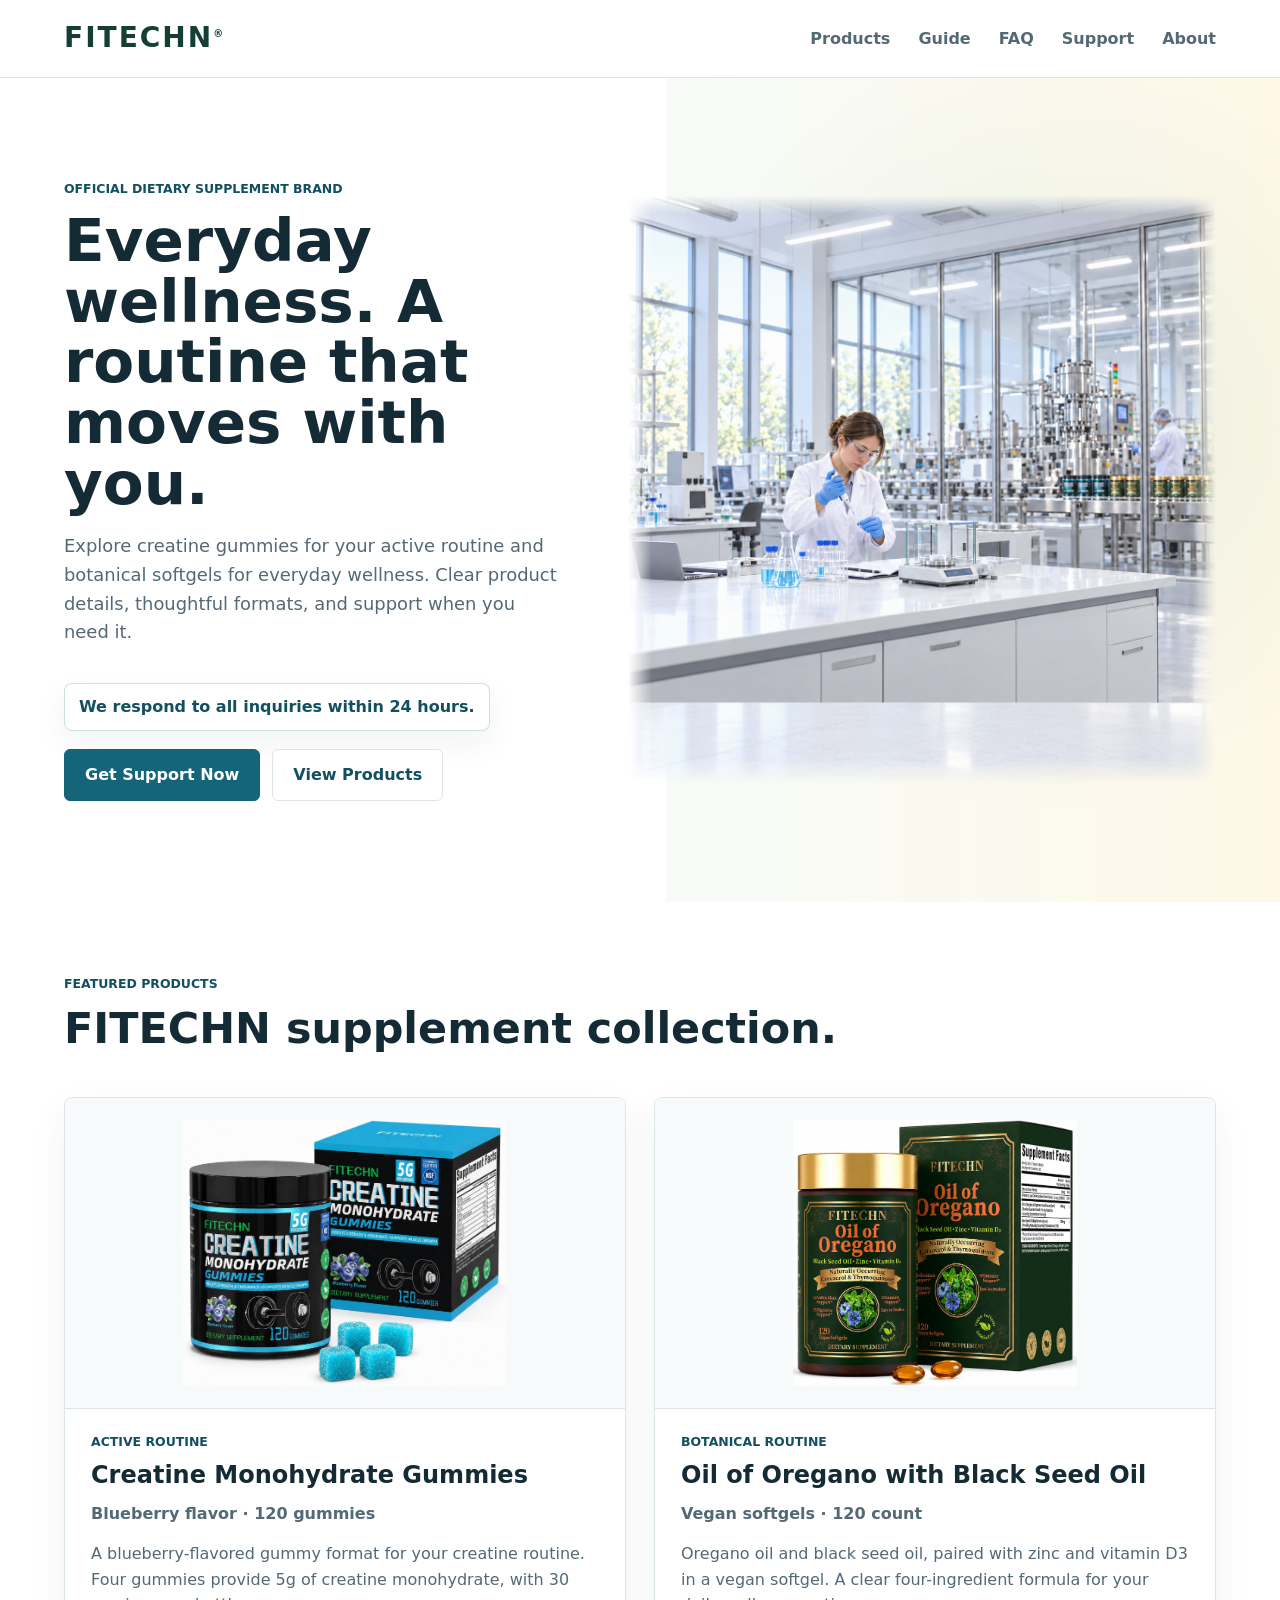
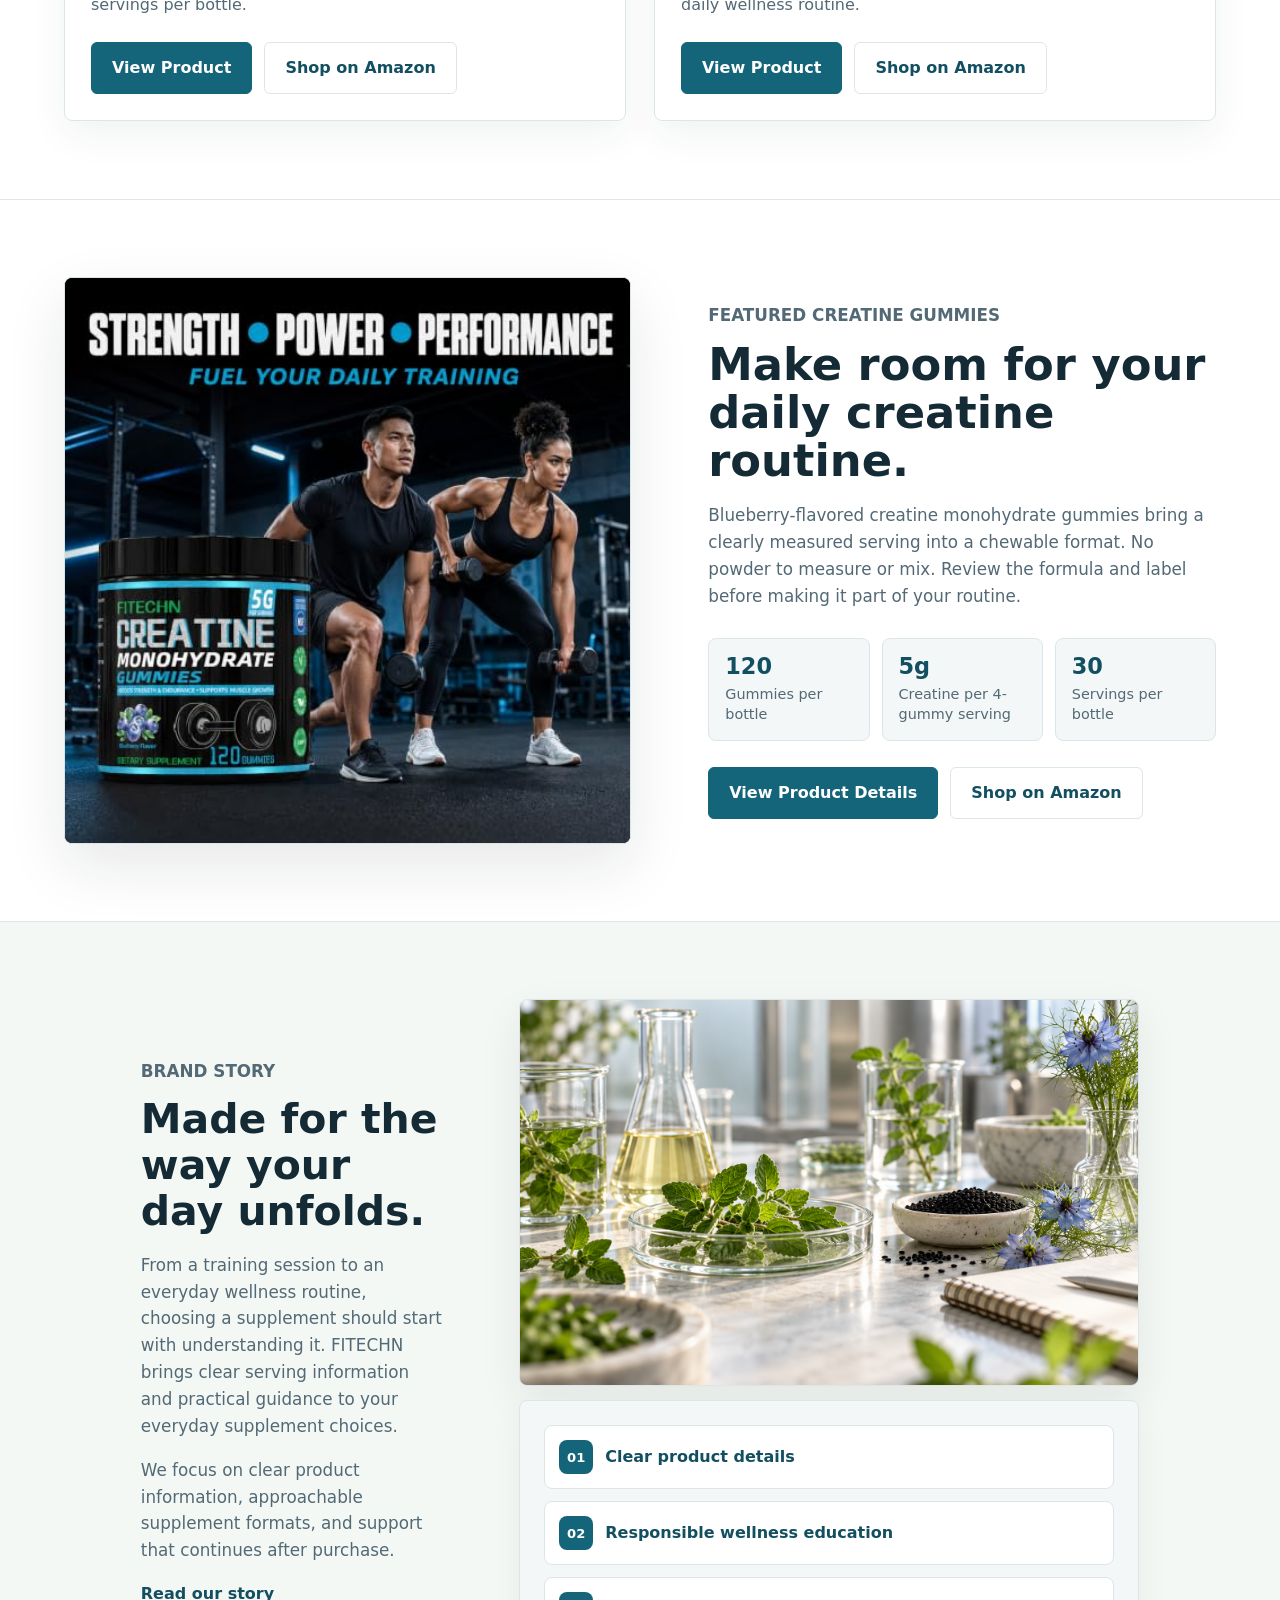
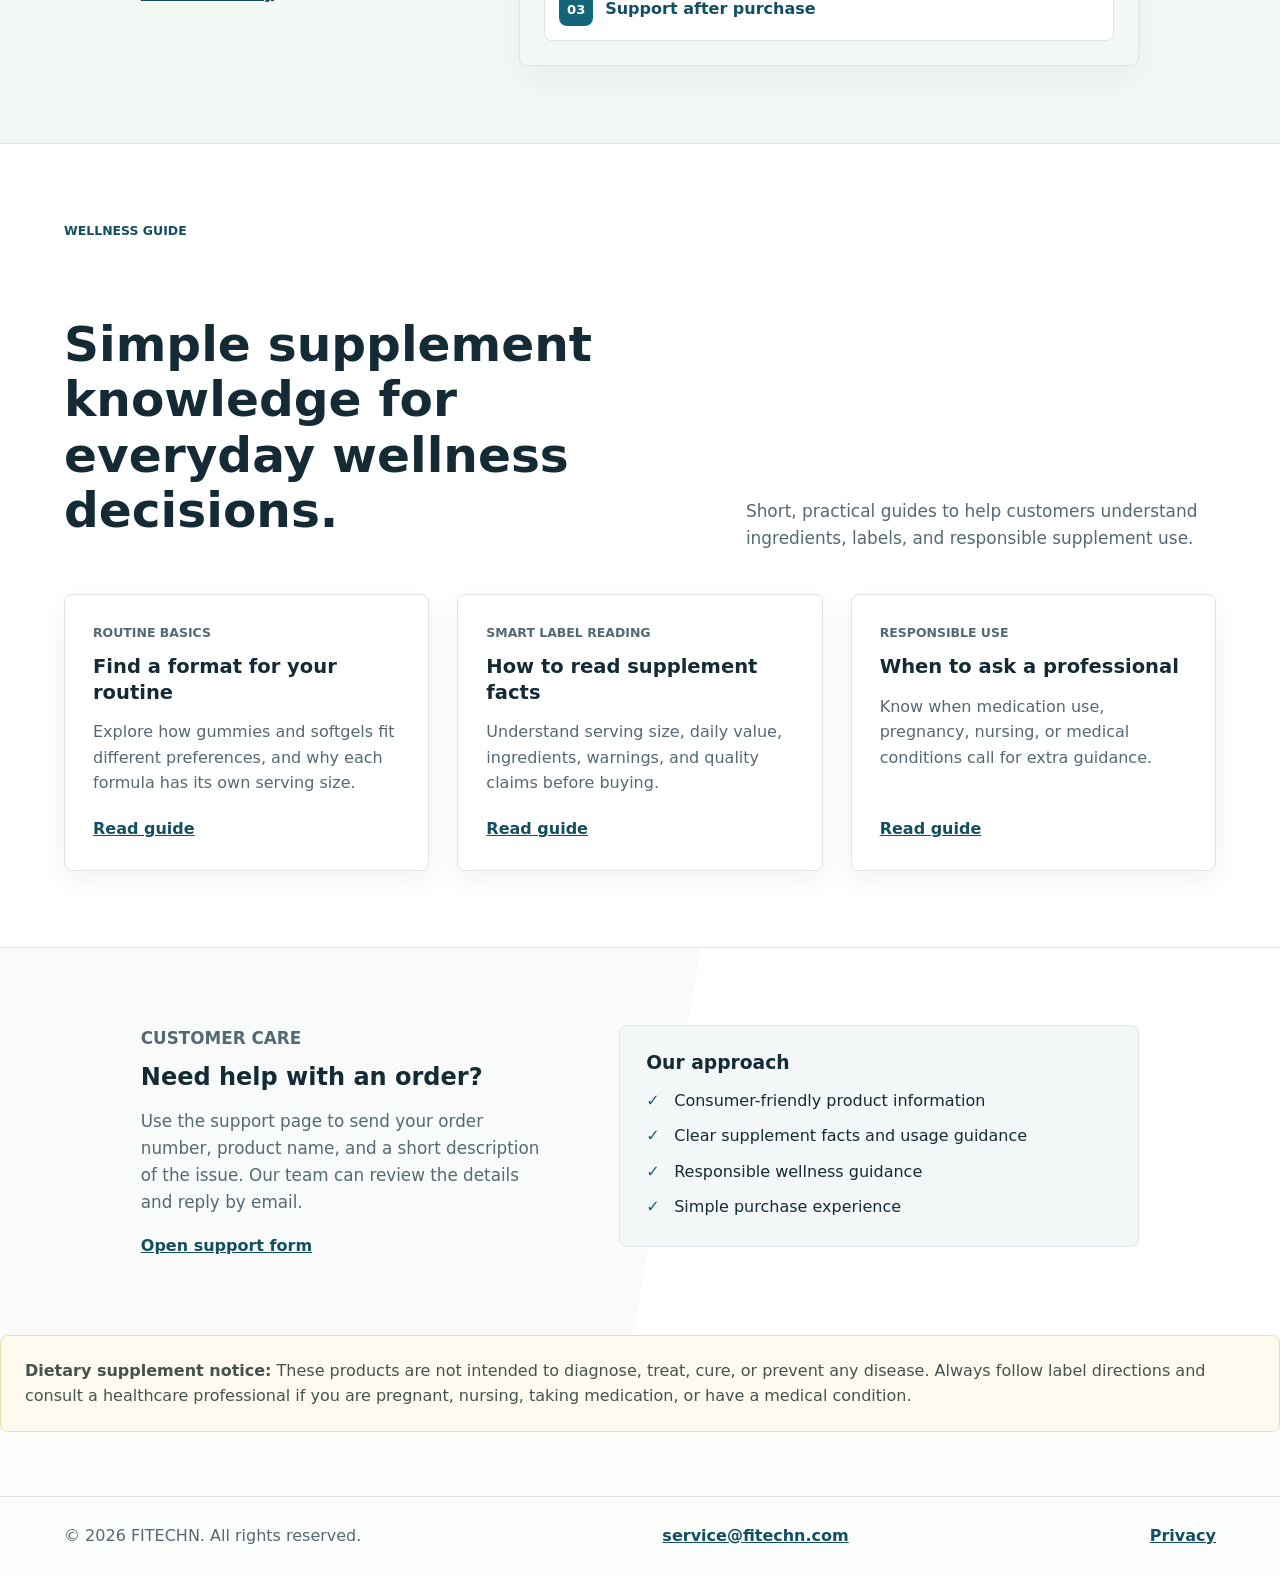
<file: index.html>
<!doctype html><html lang="en"><head><meta charset="utf-8"><meta name="viewport" content="width=device-width,initial-scale=1"><title>Official Dietary Supplement Brand | FITECHN</title><meta name="description" content="FITECHN dietary supplements. Explore creatine gummies and oil of oregano softgels, product details and customer support."><link rel="stylesheet" href="styles.css?v=visual-polish-final"><link rel="stylesheet" href="fitechn.css?v=visual-polish-final"></head><body><header class="site-header"><a class="brand wordmark" href="index.html" aria-label="FITECHN home"><span class="fitechn-wordmark">FITECHN<span>®</span></span></a><nav class="site-nav" aria-label="Primary navigation"><a href="products.html" >Products</a><a href="guide.html" >Guide</a><a href="faq.html" >FAQ</a><a href="support.html" >Support</a><a href="about.html" >About</a></nav></header><main>
    <section class="hero">
      <div class="hero-copy">
        <p class="eyebrow">Official dietary supplement brand</p>
        <h1>Everyday wellness. A routine that moves with you.</h1>
        <p class="hero-text">Explore creatine gummies for your active routine and botanical softgels for everyday wellness. Clear product details, thoughtful formats, and support when you need it.</p>
        <p class="response-promise">We respond to all inquiries within 24 hours.</p>
        <div class="hero-actions home-primary-actions"><a class="button support-cta" href="support.html">Get Support Now</a><a class="button secondary" href="products.html">View Products</a></div>
      </div>
      <figure class="hero-showcase home-hero-photo" aria-label="Illustrative FITECHN laboratory and production scene">
        <img src="assets/hero-lab-production-clear.png?v=clear-scene" alt="Illustrative spacious research laboratory with a scientist working in the middle distance and small batches of FITECHN products beside a production line behind glass">
        <figcaption>
          <span>01 Clear product details</span>
          <span>02 Responsible wellness education</span>
          <span>03 Customer care after purchase</span>
        </figcaption>
      </figure>
    </section>
    <section class="section product-showcase-section" id="collection">
      <div class="section-heading featured-heading">
        <div>
          <p class="eyebrow">Featured products</p>
          <h2>FITECHN supplement collection.</h2>
        </div>
      </div>
      <div class="product-grid" id="featuredProducts"></div>
    </section>
    <section class="home-magnesium-focus">
      <figure class="home-magnesium-image"><img src="assets/creatine-gallery-4.jpg" alt="FITECHN creatine gummies with a strength-training scene"></figure>
      <div class="home-magnesium-copy">
        <p class="eyebrow">Featured creatine gummies</p>
        <h2>Make room for your daily creatine routine.</h2>
        <p>Blueberry-flavored creatine monohydrate gummies bring a clearly measured serving into a chewable format. No powder to measure or mix. Review the formula and label before making it part of your routine.</p>
        <div class="mini-metric-grid" aria-label="Current product highlights">
          <div><strong>120</strong><span>Gummies per bottle</span></div>
          <div><strong>5g</strong><span>Creatine per 4-gummy serving</span></div>
          <div><strong>30</strong><span>Servings per bottle</span></div>
        </div>
        <div class="hero-actions"><a class="button primary" href="product.html?id=creatine">View Product Details</a><a class="button secondary" href="https://www.amazon.com/dp/B0H9S785FK" target="_blank" rel="noopener">Shop on Amazon</a></div>
      </div>
    </section>
    <section class="brand-story-band">
      <div class="story-copy">
        <p class="eyebrow">Brand story</p>
        <h2>Made for the way your day unfolds.</h2>
        <p>From a training session to an everyday wellness routine, choosing a supplement should start with understanding it. FITECHN brings clear serving information and practical guidance to your everyday supplement choices.</p>
        <p>We focus on clear product information, approachable supplement formats, and support that continues after purchase.</p>
        <a class="text-link" href="about.html">Read our story</a>
      </div>
      <div class="story-visual-stack">
        <figure class="image-card"><img src="assets/botanical-studio.png" alt="Illustrative botanical workspace with oregano and black seeds"></figure>
        <div class="story-points" aria-label="FITECHN brand values">
          <div><strong>01</strong><span>Clear product details</span></div>
          <div><strong>02</strong><span>Responsible wellness education</span></div>
          <div><strong>03</strong><span>Support after purchase</span></div>
        </div>
      </div>
    </section>
    <section class="section guide-band">
      <div class="section-heading"><p class="eyebrow">Wellness Guide</p><h2>Simple supplement knowledge for everyday wellness decisions.</h2><p>Short, practical guides to help customers understand ingredients, labels, and responsible supplement use.</p></div>
      <div class="guide-grid">
        <article class="guide-card"><p class="category">Routine basics</p><h3>Find a format for your routine</h3><p>Explore how gummies and softgels fit different preferences, and why each formula has its own serving size.</p><a class="text-link" href="guide.html#routine-basics">Read guide</a></article>
        <article class="guide-card"><p class="category">Smart label reading</p><h3>How to read supplement facts</h3><p>Understand serving size, daily value, ingredients, warnings, and quality claims before buying.</p><a class="text-link" href="guide.html#label-reading">Read guide</a></article>
        <article class="guide-card"><p class="category">Responsible use</p><h3>When to ask a professional</h3><p>Know when medication use, pregnancy, nursing, or medical conditions call for extra guidance.</p><a class="text-link" href="guide.html#responsible-use">Read guide</a></article>
      </div>
    </section>
    <section class="split-section">
      <div><p class="eyebrow">Customer care</p><h2>Need help with an order?</h2><p>Use the support page to send your order number, product name, and a short description of the issue. Our team can review the details and reply by email.</p><a class="text-link" href="support.html">Open support form</a></div>
      <div class="quality-panel"><h3>Our approach</h3><ul class="check-list"><li>Consumer-friendly product information</li><li>Clear supplement facts and usage guidance</li><li>Responsible wellness guidance</li><li>Simple purchase experience</li></ul></div>
    </section>
    <section class="notice"><strong>Dietary supplement notice:</strong> These products are not intended to diagnose, treat, cure, or prevent any disease. Always follow label directions and consult a healthcare professional if you are pregnant, nursing, taking medication, or have a medical condition.</section>
  </main><footer class="site-footer"><p>&copy; <span id="year"></span> FITECHN. All rights reserved.</p><a href="mailto:service@fitechn.com">service@fitechn.com</a><a href="privacy.html">Privacy</a></footer><script src="products-data.js?v=20261020"></script><script src="site.js?v=wide-restored"></script></body></html>
</file>
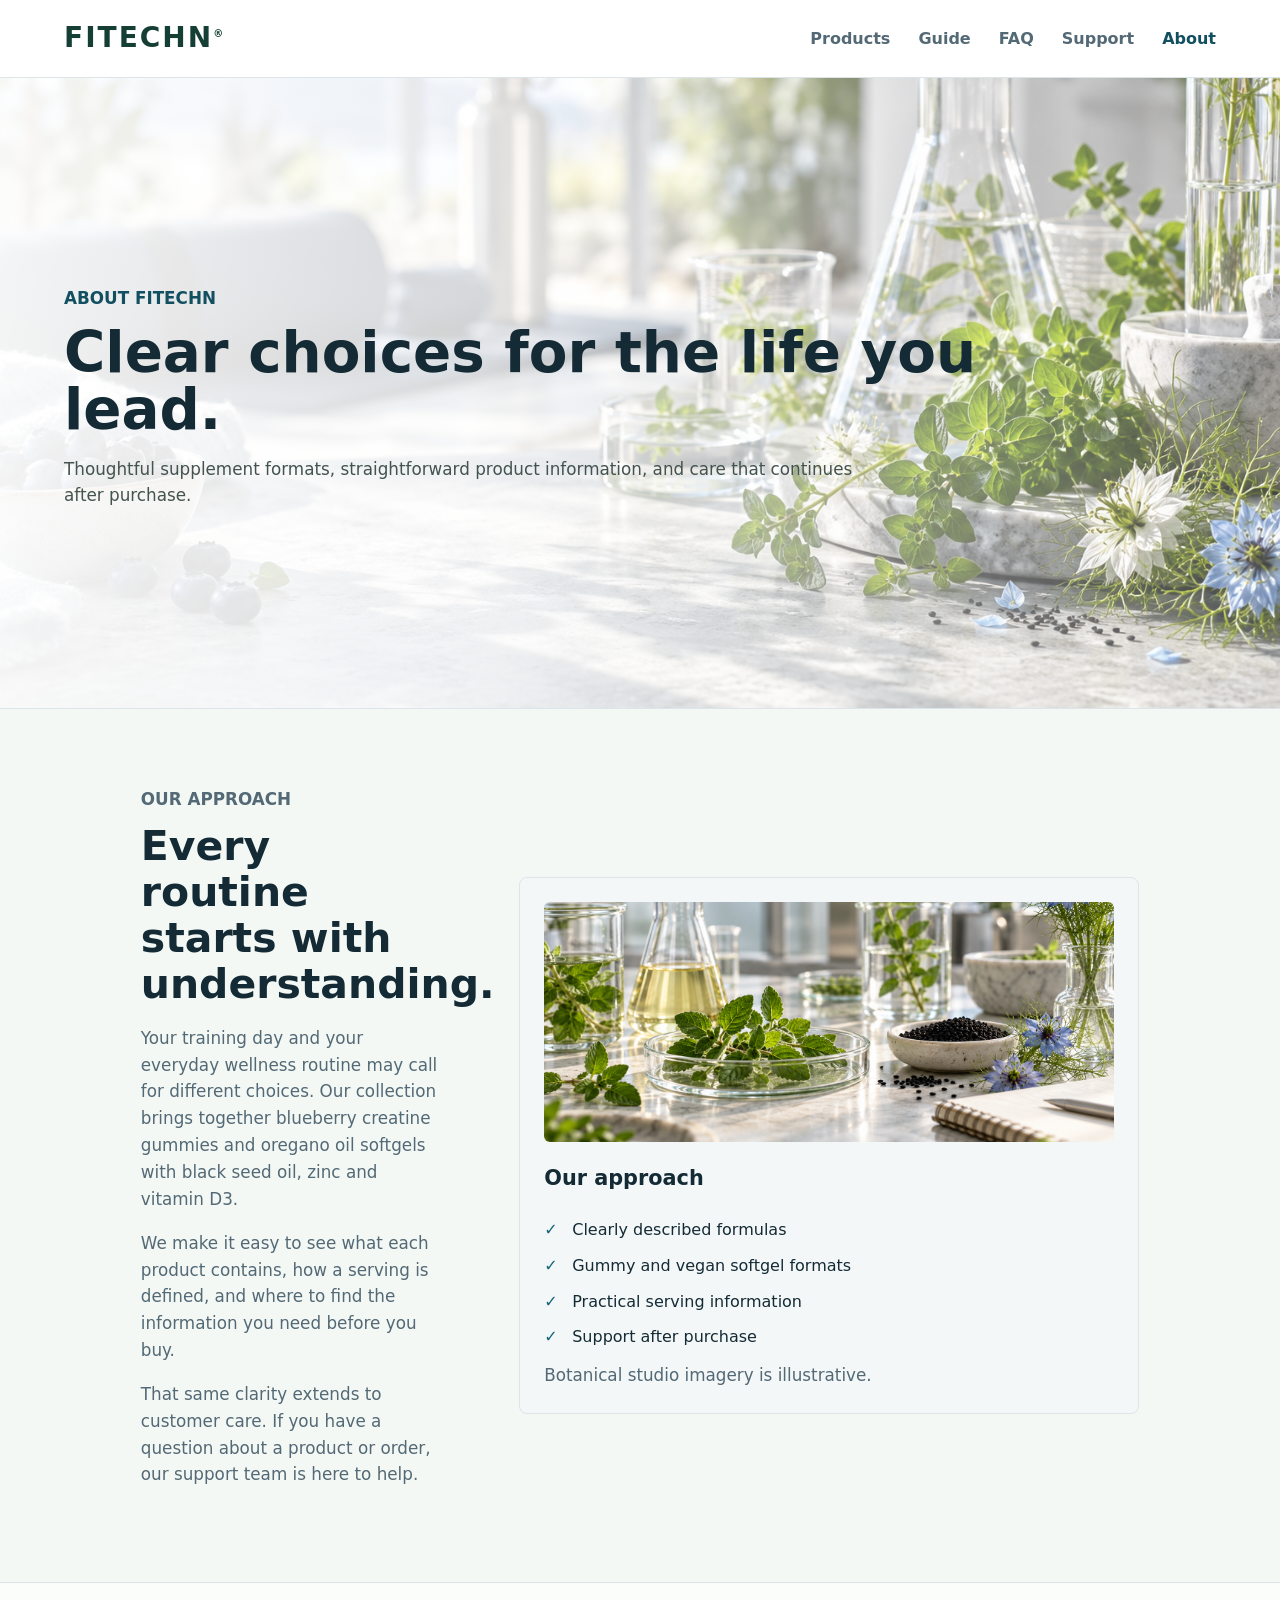
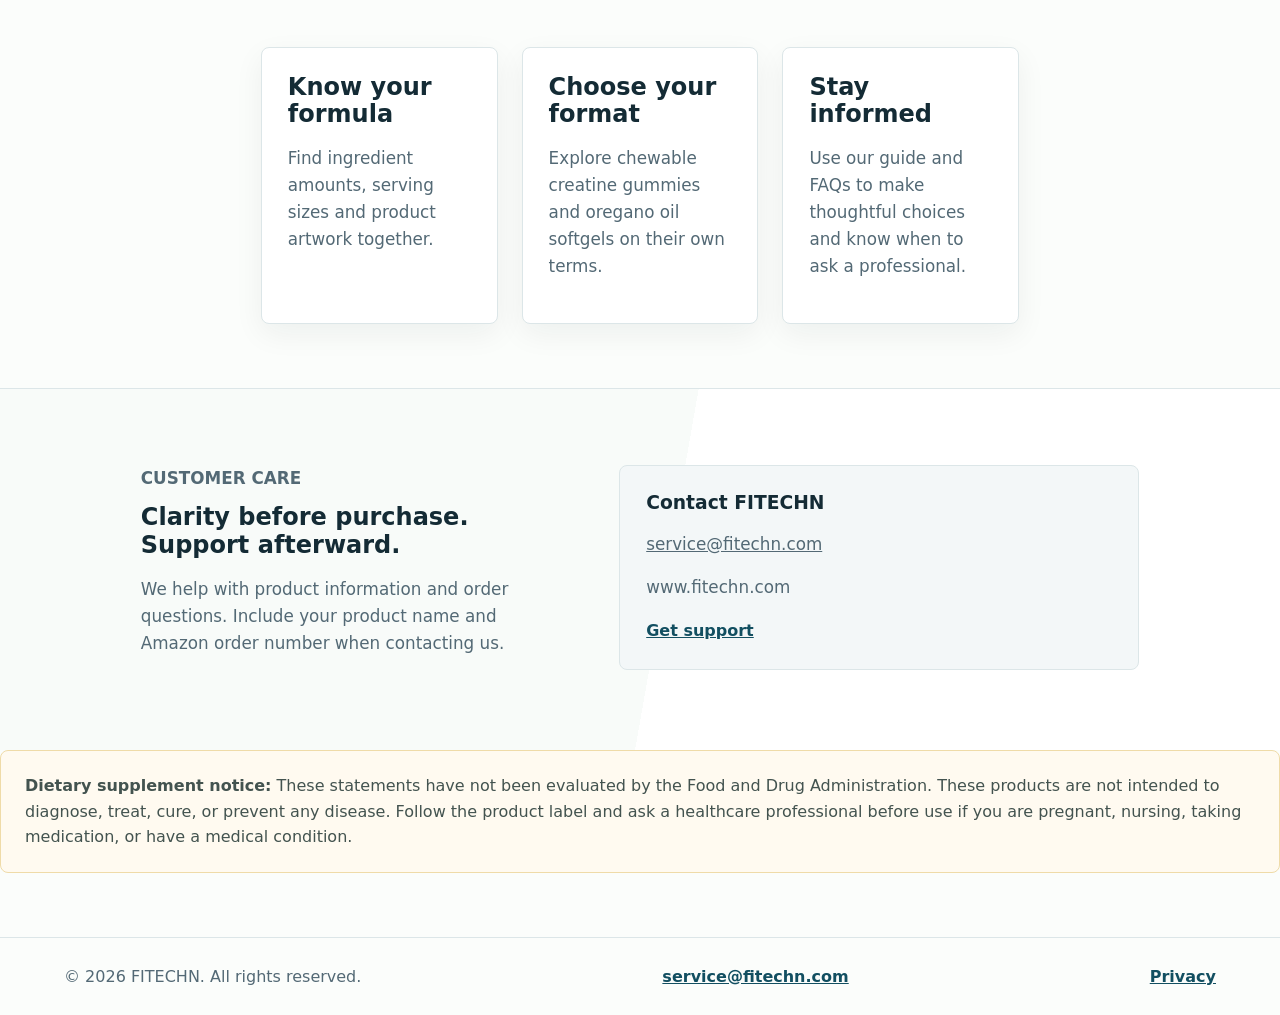
<file: about.html>
<!doctype html><html lang="en"><head><meta charset="utf-8"><meta name="viewport" content="width=device-width,initial-scale=1"><title>About | FITECHN</title><meta name="description" content="FITECHN dietary supplements. Explore creatine gummies and oil of oregano softgels, product details and customer support."><link rel="stylesheet" href="styles.css?v=visual-polish-final"><link rel="stylesheet" href="fitechn.css?v=visual-polish-final"></head><body><header class="site-header"><a class="brand wordmark" href="index.html" aria-label="FITECHN home"><span class="fitechn-wordmark">FITECHN<span>®</span></span></a><nav class="site-nav" aria-label="Primary navigation"><a href="products.html" >Products</a><a href="guide.html" >Guide</a><a href="faq.html" >FAQ</a><a href="support.html" >Support</a><a href="about.html" aria-current="page">About</a></nav></header><main><section class="page-hero about-hero-banner"><p class="eyebrow">About FITECHN</p><h1>Clear choices for the life you lead.</h1><p>Thoughtful supplement formats, straightforward product information, and care that continues after purchase.</p></section><section class="story-section"><div><p class="eyebrow">Our approach</p><h2>Every routine starts with understanding.</h2><p>Your training day and your everyday wellness routine may call for different choices. Our collection brings together blueberry creatine gummies and oregano oil softgels with black seed oil, zinc and vitamin D3.</p><p>We make it easy to see what each product contains, how a serving is defined, and where to find the information you need before you buy.</p><p>That same clarity extends to customer care. If you have a question about a product or order, our support team is here to help.</p></div><aside class="story-card"><img class="card-image" src="assets/botanical-studio.png" alt="Illustrative botanical formulation workspace"><h3>Our approach</h3><ul class="check-list"><li>Clearly described formulas</li><li>Gummy and vegan softgel formats</li><li>Practical serving information</li><li>Support after purchase</li></ul><p class="form-note">Botanical studio imagery is illustrative.</p></aside></section><section class="values-grid"><article><h2>Know your formula</h2><p>Find ingredient amounts, serving sizes and product artwork together.</p></article><article><h2>Choose your format</h2><p>Explore chewable creatine gummies and oregano oil softgels on their own terms.</p></article><article><h2>Stay informed</h2><p>Use our guide and FAQs to make thoughtful choices and know when to ask a professional.</p></article></section><section class="split-section"><div><p class="eyebrow">Customer care</p><h2>Clarity before purchase. Support afterward.</h2><p>We help with product information and order questions. Include your product name and Amazon order number when contacting us.</p></div><div class="quality-panel"><h3>Contact FITECHN</h3><p><a href="mailto:service@fitechn.com">service@fitechn.com</a></p><p>www.fitechn.com</p><a class="text-link" href="support.html">Get support</a></div></section><section class="notice"><strong>Dietary supplement notice:</strong> These statements have not been evaluated by the Food and Drug Administration. These products are not intended to diagnose, treat, cure, or prevent any disease. Follow the product label and ask a healthcare professional before use if you are pregnant, nursing, taking medication, or have a medical condition.</section></main><footer class="site-footer"><p>&copy; <span id="year"></span> FITECHN. All rights reserved.</p><a href="mailto:service@fitechn.com">service@fitechn.com</a><a href="privacy.html">Privacy</a></footer><script src="products-data.js?v=20261020"></script><script src="site.js?v=wide-restored"></script></body></html>
</file>
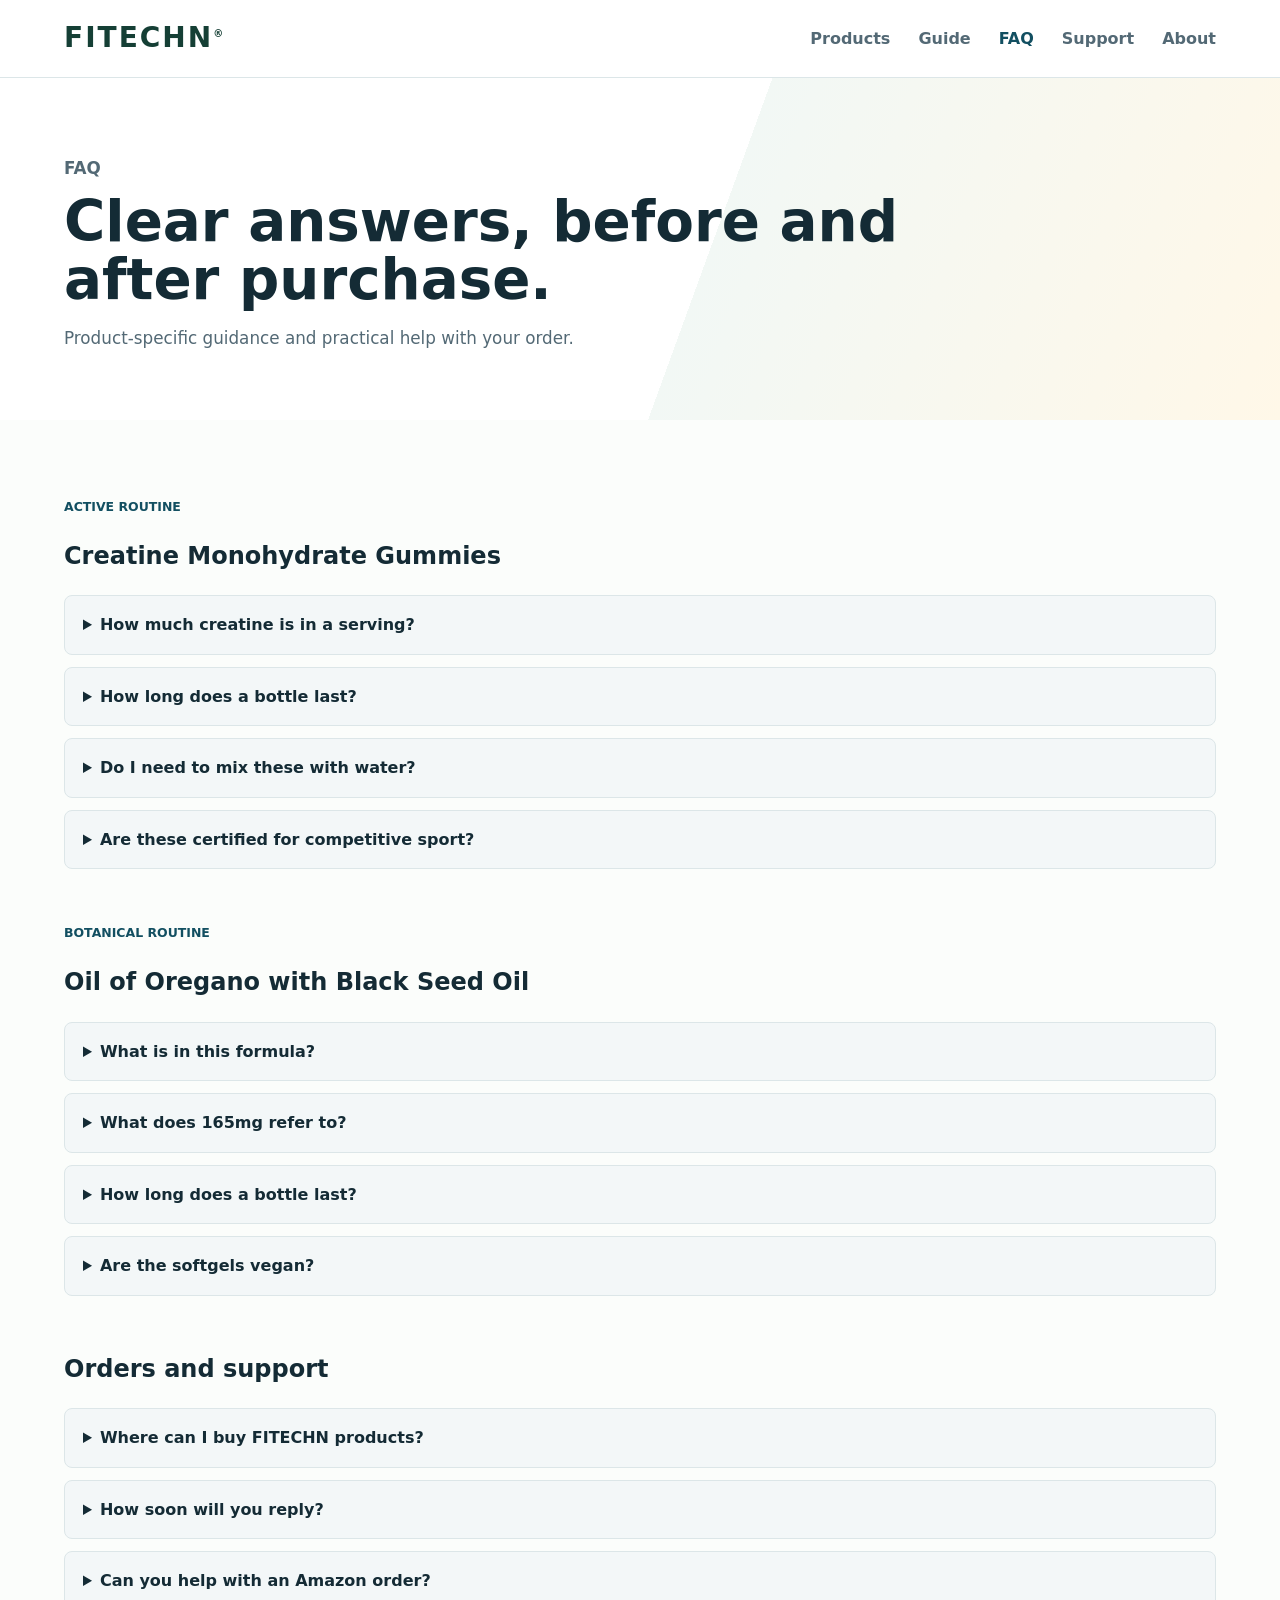
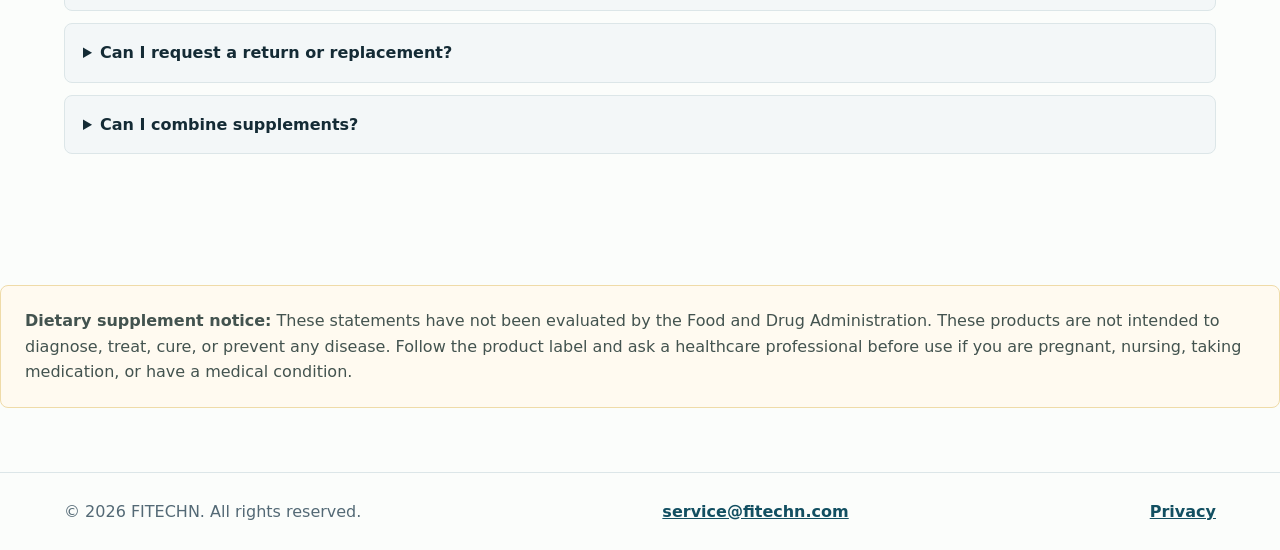
<file: faq.html>
<!doctype html><html lang="en"><head><meta charset="utf-8"><meta name="viewport" content="width=device-width,initial-scale=1"><title>Frequently Asked Questions | FITECHN</title><meta name="description" content="FITECHN dietary supplements. Explore creatine gummies and oil of oregano softgels, product details and customer support."><link rel="stylesheet" href="styles.css?v=visual-polish-final"><link rel="stylesheet" href="fitechn.css?v=visual-polish-final"></head><body><header class="site-header"><a class="brand wordmark" href="index.html" aria-label="FITECHN home"><span class="fitechn-wordmark">FITECHN<span>®</span></span></a><nav class="site-nav" aria-label="Primary navigation"><a href="products.html" >Products</a><a href="guide.html" >Guide</a><a href="faq.html" aria-current="page">FAQ</a><a href="support.html" >Support</a><a href="about.html" >About</a></nav></header><main><section class="page-hero compact"><p class="eyebrow">FAQ</p><h1>Clear answers, before and after purchase.</h1><p>Product-specific guidance and practical help with your order.</p></section><section class="section" id="allFaqs"></section><section class="notice"><strong>Dietary supplement notice:</strong> These statements have not been evaluated by the Food and Drug Administration. These products are not intended to diagnose, treat, cure, or prevent any disease. Follow the product label and ask a healthcare professional before use if you are pregnant, nursing, taking medication, or have a medical condition.</section></main><footer class="site-footer"><p>&copy; <span id="year"></span> FITECHN. All rights reserved.</p><a href="mailto:service@fitechn.com">service@fitechn.com</a><a href="privacy.html">Privacy</a></footer><script src="products-data.js?v=20261020"></script><script src="site.js?v=wide-restored"></script></body></html>
</file>
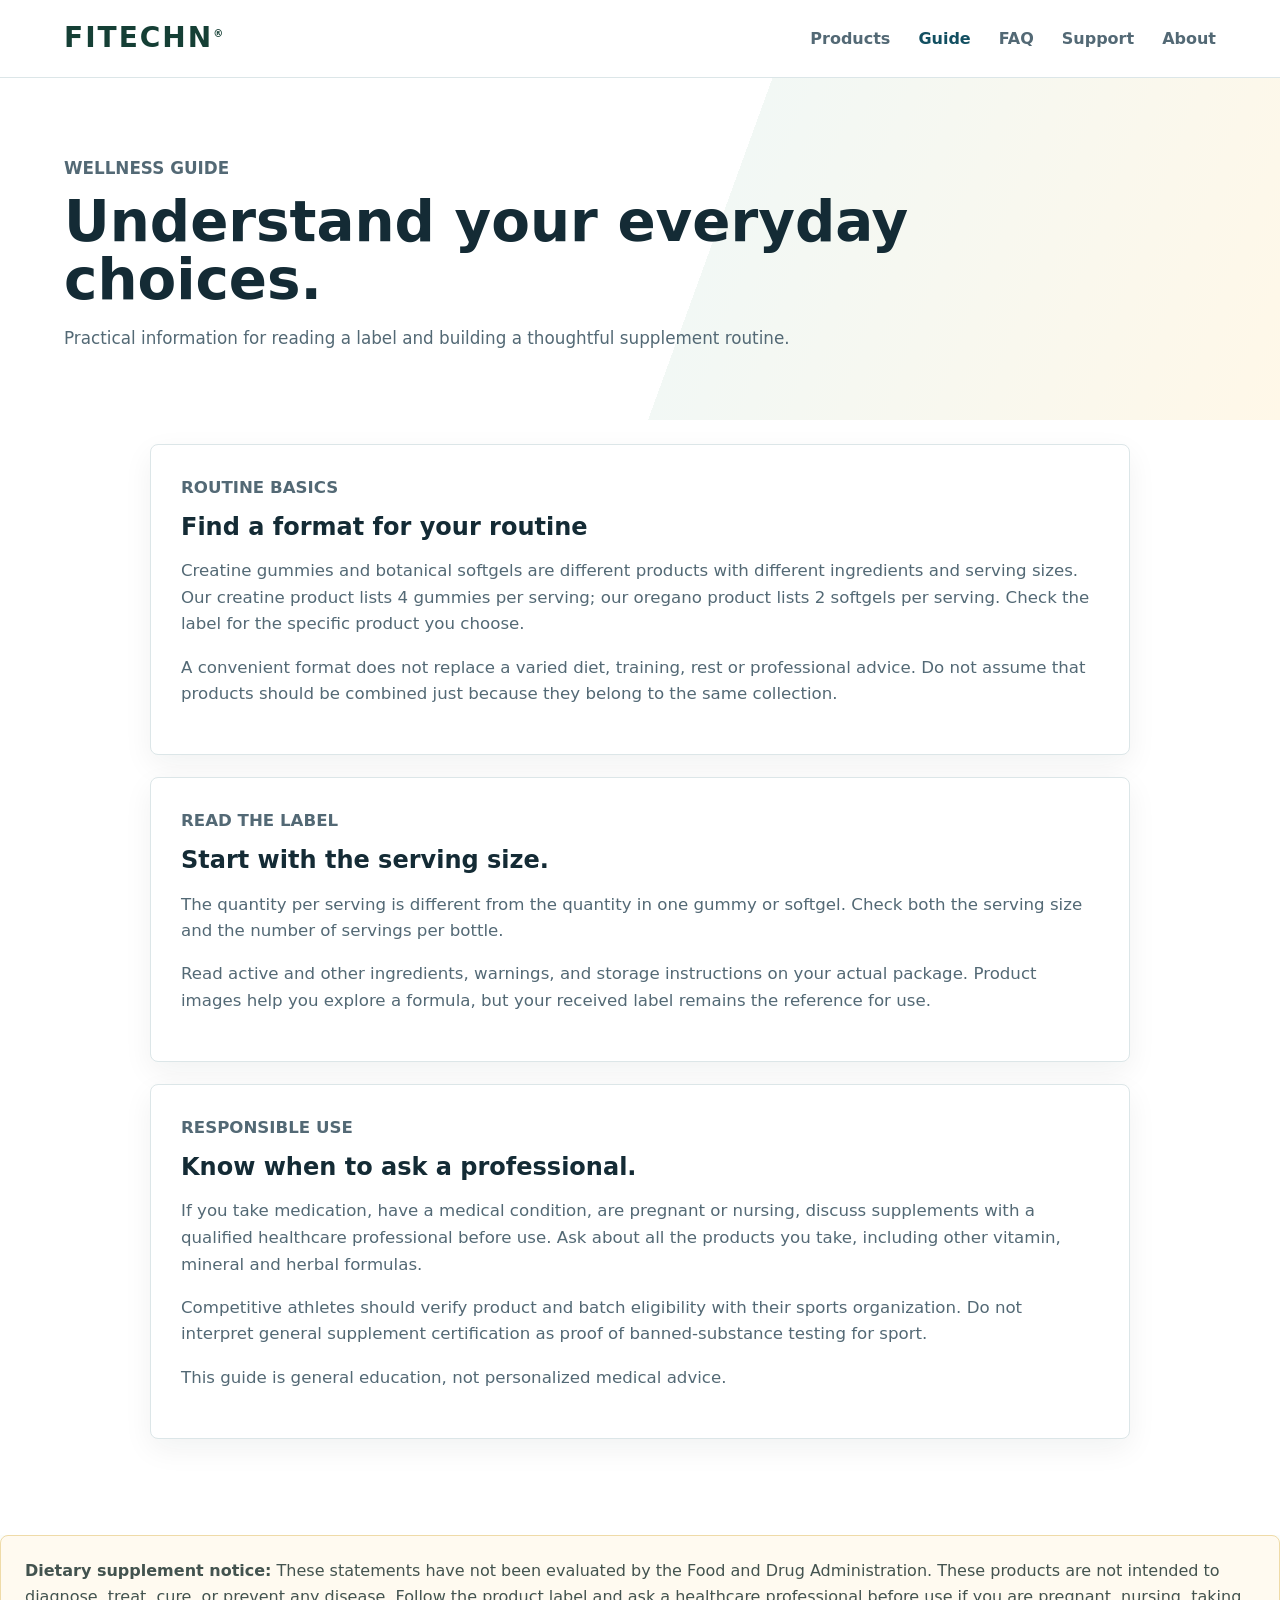
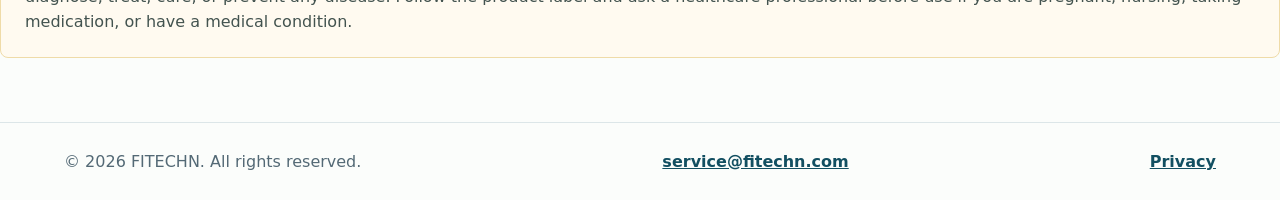
<file: guide.html>
<!doctype html><html lang="en"><head><meta charset="utf-8"><meta name="viewport" content="width=device-width,initial-scale=1"><title>Wellness Guide | FITECHN</title><meta name="description" content="FITECHN dietary supplements. Explore creatine gummies and oil of oregano softgels, product details and customer support."><link rel="stylesheet" href="styles.css?v=visual-polish-final"><link rel="stylesheet" href="fitechn.css?v=visual-polish-final"></head><body><header class="site-header"><a class="brand wordmark" href="index.html" aria-label="FITECHN home"><span class="fitechn-wordmark">FITECHN<span>®</span></span></a><nav class="site-nav" aria-label="Primary navigation"><a href="products.html" >Products</a><a href="guide.html" aria-current="page">Guide</a><a href="faq.html" >FAQ</a><a href="support.html" >Support</a><a href="about.html" >About</a></nav></header><main><section class="page-hero compact"><p class="eyebrow">Wellness guide</p><h1>Understand your everyday choices.</h1><p>Practical information for reading a label and building a thoughtful supplement routine.</p></section><div class="article-stack"><article class="guide-article" id="routine-basics"><p class="category">Routine basics</p><h2>Find a format for your routine</h2><p>Creatine gummies and botanical softgels are different products with different ingredients and serving sizes. Our creatine product lists 4 gummies per serving; our oregano product lists 2 softgels per serving. Check the label for the specific product you choose.</p><p>A convenient format does not replace a varied diet, training, rest or professional advice. Do not assume that products should be combined just because they belong to the same collection.</p></article><article class="guide-article" id="label-reading"><p class="category">Read the label</p><h2>Start with the serving size.</h2><p>The quantity per serving is different from the quantity in one gummy or softgel. Check both the serving size and the number of servings per bottle.</p><p>Read active and other ingredients, warnings, and storage instructions on your actual package. Product images help you explore a formula, but your received label remains the reference for use.</p></article><article class="guide-article" id="responsible-use"><p class="category">Responsible use</p><h2>Know when to ask a professional.</h2><p>If you take medication, have a medical condition, are pregnant or nursing, discuss supplements with a qualified healthcare professional before use. Ask about all the products you take, including other vitamin, mineral and herbal formulas.</p><p>Competitive athletes should verify product and batch eligibility with their sports organization. Do not interpret general supplement certification as proof of banned-substance testing for sport.</p><p>This guide is general education, not personalized medical advice.</p></article></div><section class="notice"><strong>Dietary supplement notice:</strong> These statements have not been evaluated by the Food and Drug Administration. These products are not intended to diagnose, treat, cure, or prevent any disease. Follow the product label and ask a healthcare professional before use if you are pregnant, nursing, taking medication, or have a medical condition.</section></main><footer class="site-footer"><p>&copy; <span id="year"></span> FITECHN. All rights reserved.</p><a href="mailto:service@fitechn.com">service@fitechn.com</a><a href="privacy.html">Privacy</a></footer><script src="products-data.js?v=20261020"></script><script src="site.js?v=wide-restored"></script></body></html>
</file>
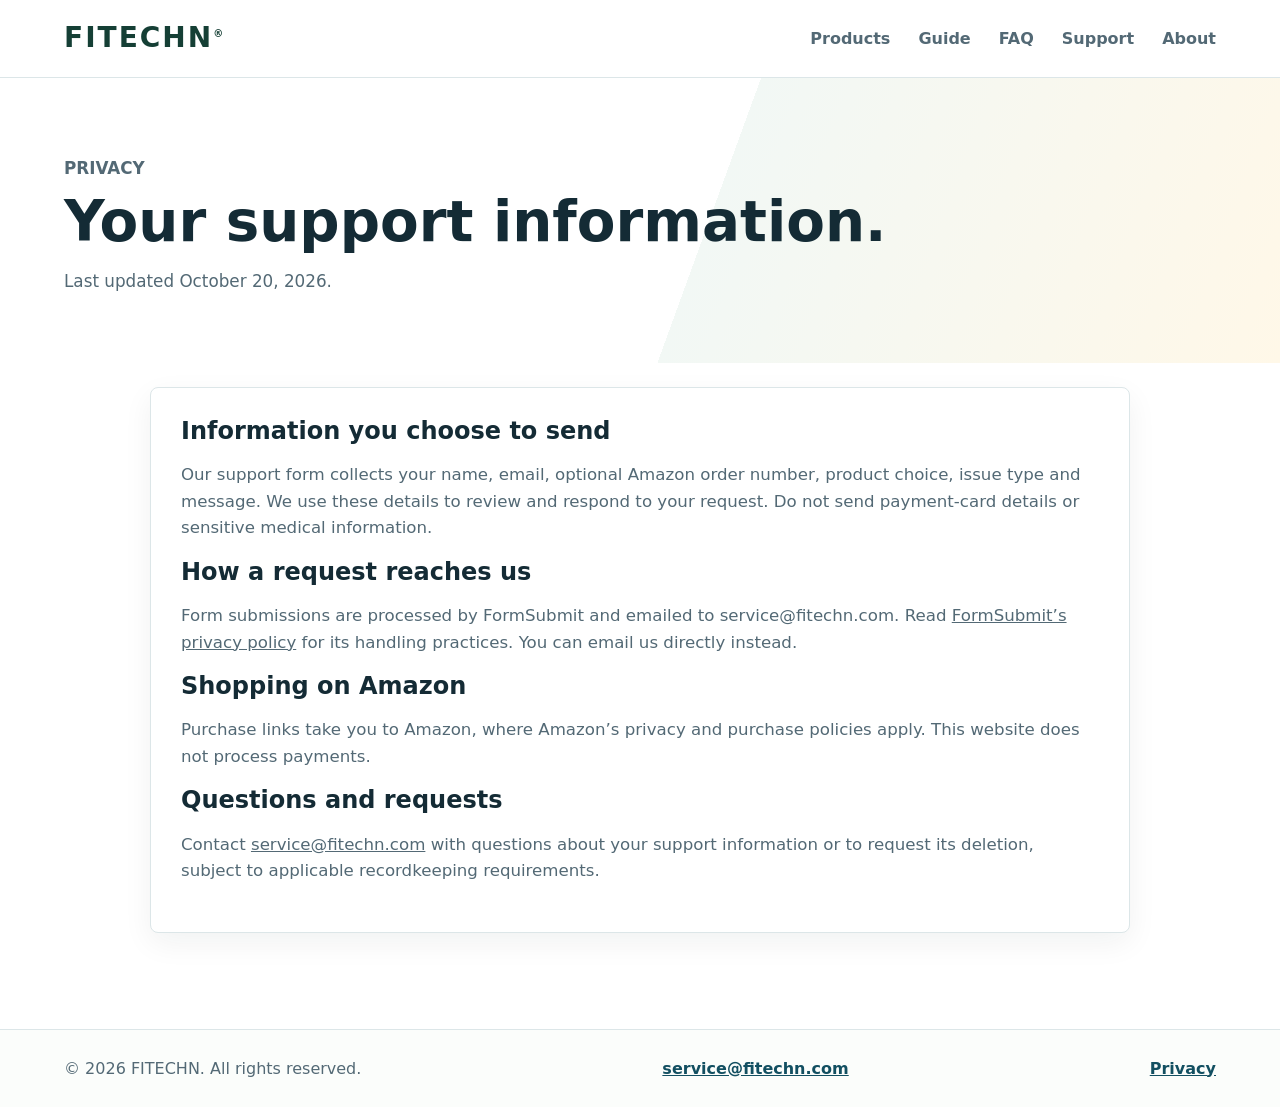
<file: privacy.html>
<!doctype html><html lang="en"><head><meta charset="utf-8"><meta name="viewport" content="width=device-width,initial-scale=1"><title>Privacy Notice | FITECHN</title><meta name="description" content="FITECHN dietary supplements. Explore creatine gummies and oil of oregano softgels, product details and customer support."><link rel="stylesheet" href="styles.css?v=visual-polish-final"><link rel="stylesheet" href="fitechn.css?v=visual-polish-final"></head><body><header class="site-header"><a class="brand wordmark" href="index.html" aria-label="FITECHN home"><span class="fitechn-wordmark">FITECHN<span>®</span></span></a><nav class="site-nav" aria-label="Primary navigation"><a href="products.html" >Products</a><a href="guide.html" >Guide</a><a href="faq.html" >FAQ</a><a href="support.html" >Support</a><a href="about.html" >About</a></nav></header><main><section class="page-hero compact"><p class="eyebrow">Privacy</p><h1>Your support information.</h1><p>Last updated October 20, 2026.</p></section><div class="article-stack"><article class="guide-article"><h2>Information you choose to send</h2><p>Our support form collects your name, email, optional Amazon order number, product choice, issue type and message. We use these details to review and respond to your request. Do not send payment-card details or sensitive medical information.</p><h2>How a request reaches us</h2><p>Form submissions are processed by FormSubmit and emailed to service@fitechn.com. Read <a href="https://formsubmit.co/privacy.pdf" target="_blank" rel="noopener">FormSubmit’s privacy policy</a> for its handling practices. You can email us directly instead.</p><h2>Shopping on Amazon</h2><p>Purchase links take you to Amazon, where Amazon’s privacy and purchase policies apply. This website does not process payments.</p><h2>Questions and requests</h2><p>Contact <a href="mailto:service@fitechn.com">service@fitechn.com</a> with questions about your support information or to request its deletion, subject to applicable recordkeeping requirements.</p></article></div></main><footer class="site-footer"><p>&copy; <span id="year"></span> FITECHN. All rights reserved.</p><a href="mailto:service@fitechn.com">service@fitechn.com</a><a href="privacy.html">Privacy</a></footer><script src="products-data.js?v=20261020"></script><script src="site.js?v=wide-restored"></script></body></html>
</file>
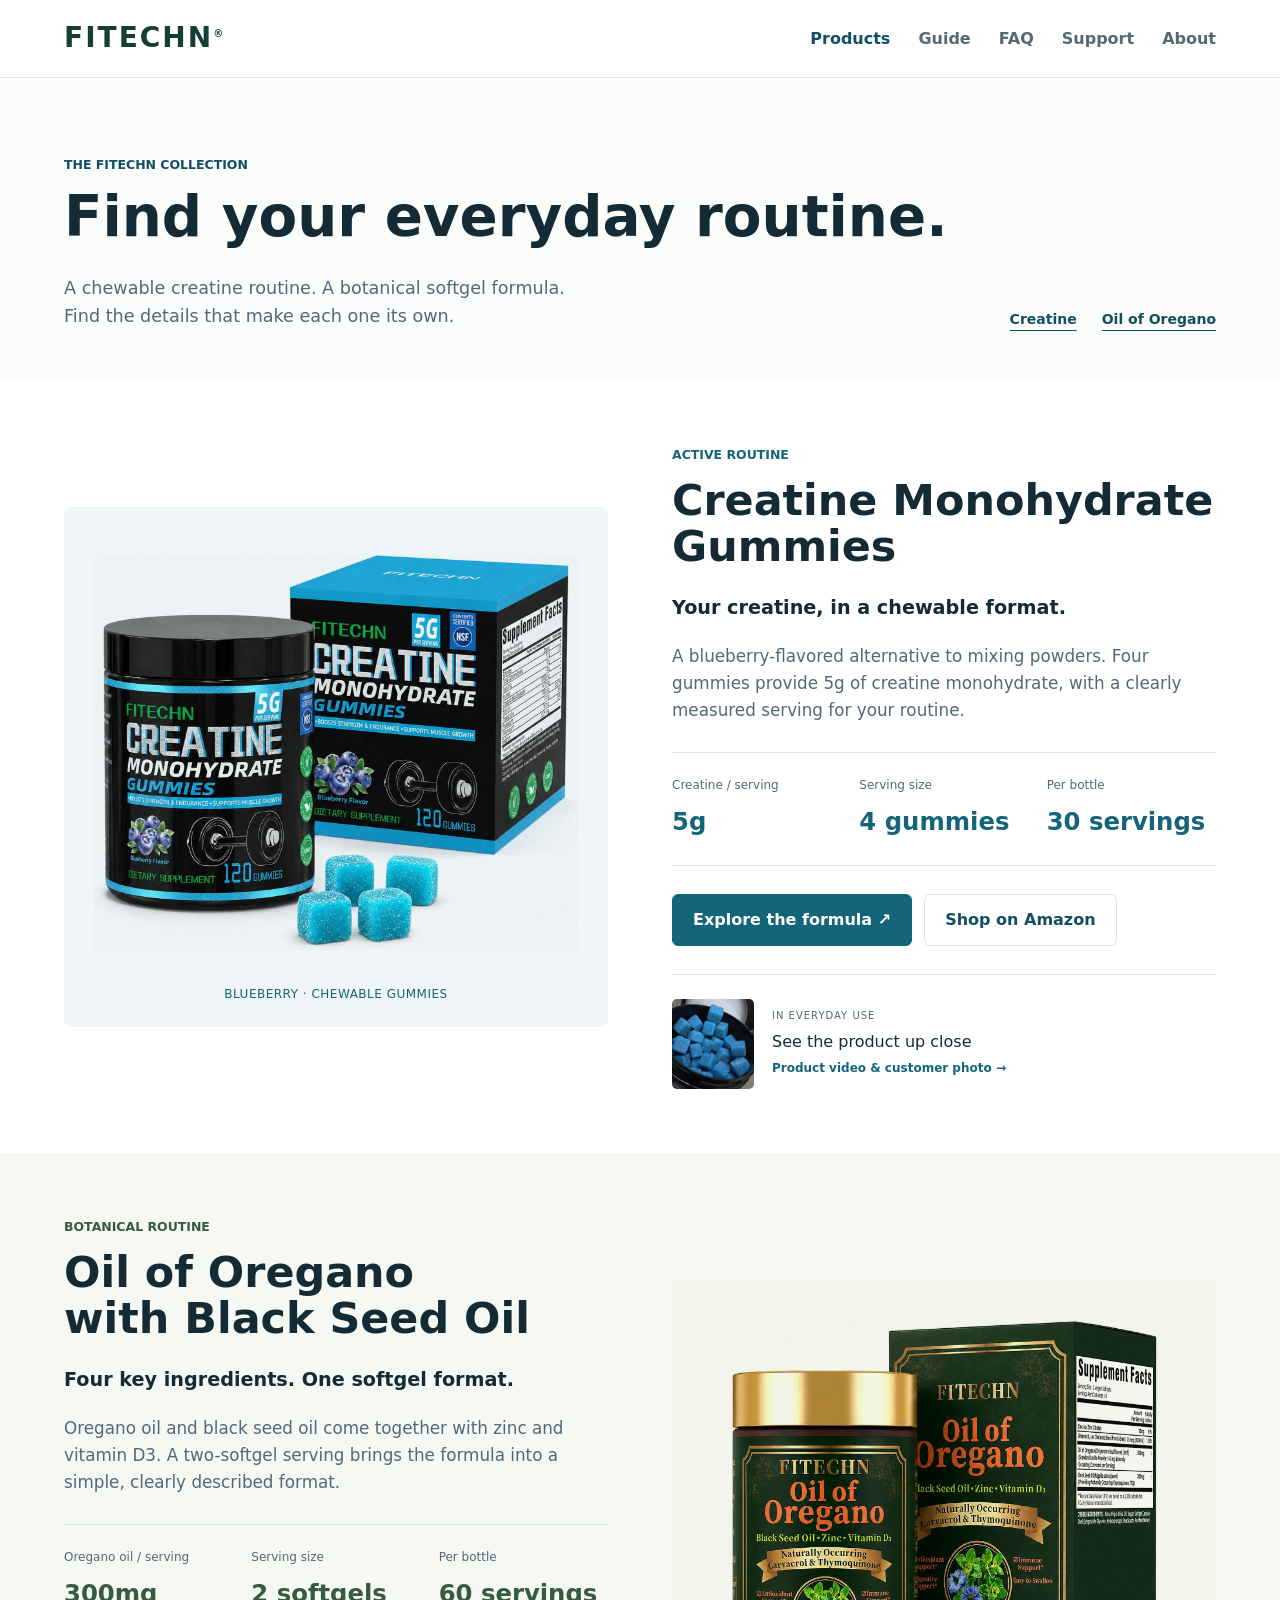
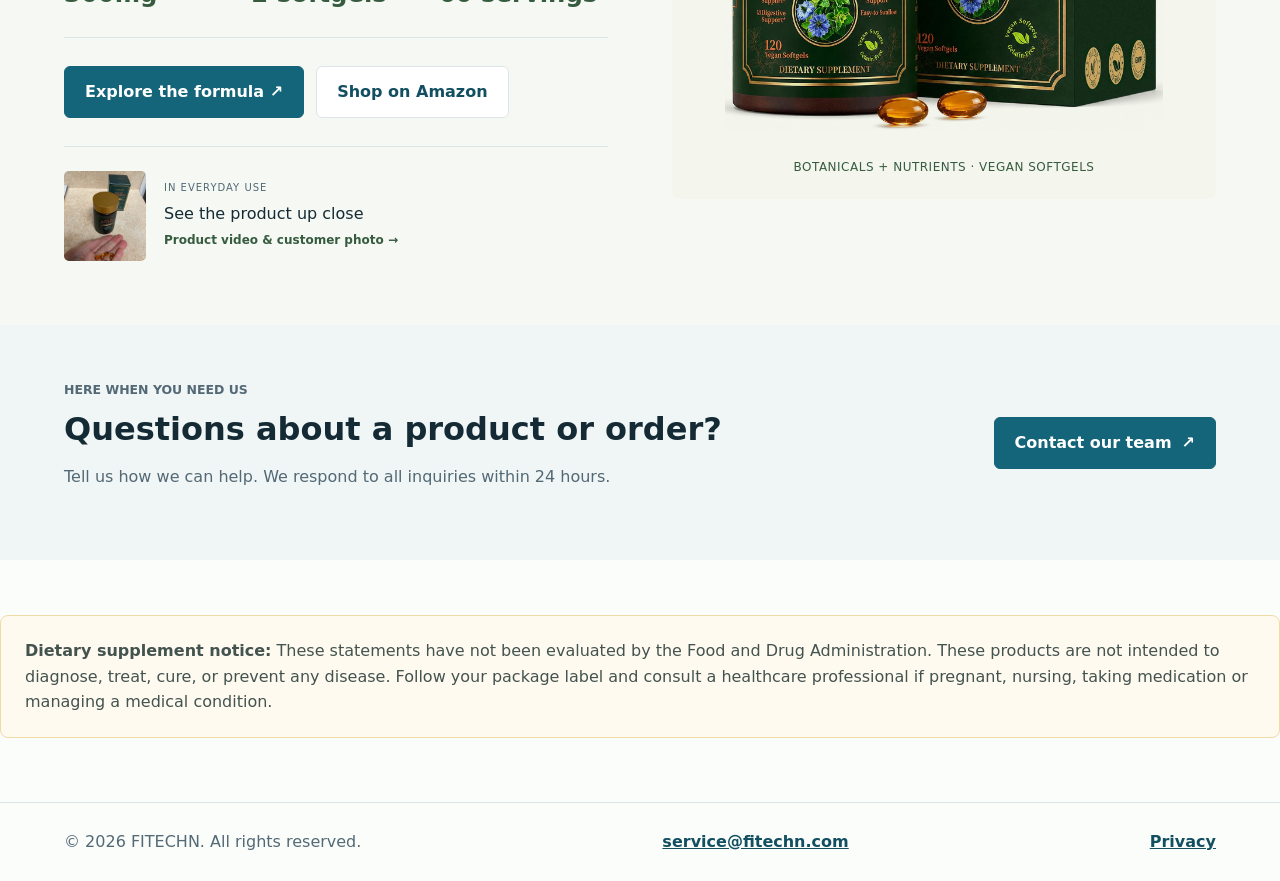
<file: products.html>
<!doctype html><html lang="en"><head><meta charset="utf-8"><meta name="viewport" content="width=device-width,initial-scale=1"><title>Explore Our Products | FITECHN</title><meta name="description" content="Explore FITECHN Creatine Monohydrate Gummies and Oil of Oregano softgels. See ingredients, serving sizes and real product photos."><link rel="stylesheet" href="styles.css?v=visual-polish-final"><link rel="stylesheet" href="fitechn.css?v=visual-polish-final"><link rel="stylesheet" href="catalog.css?v=collection-clean"></head><body><header class="site-header"><a class="brand wordmark" href="index.html" aria-label="FITECHN home"><span class="fitechn-wordmark">FITECHN<span>®</span></span></a><nav class="site-nav" aria-label="Primary navigation"><a href="products.html" aria-current="page">Products</a><a href="guide.html">Guide</a><a href="faq.html">FAQ</a><a href="support.html">Support</a><a href="about.html">About</a></nav></header>
<main class="ft-catalog"><section class="ft-catalog-intro ft-section"><p class="eyebrow">The FITECHN collection</p><h1>Find your everyday routine.</h1><div class="ft-intro-bottom"><p>A chewable creatine routine. A botanical softgel formula.<br>Find the details that make each one its own.</p><nav aria-label="Explore the collection" class="ft-jump-links"><a href="#creatine">Creatine</a><a href="#oregano">Oil of Oregano</a></nav></div></section>
<section class="ft-catalog-feature ft-creatine" id="creatine" aria-labelledby="creatine-title"><div class="ft-catalog-visual"><img src="assets/creatine-main.jpg" alt="FITECHN Creatine Monohydrate Gummies, 120 gummies" fetchpriority="high"><span class="ft-format-label">Blueberry · Chewable gummies</span></div><div class="ft-catalog-copy"><p class="eyebrow">Active routine</p><h2 id="creatine-title">Creatine Monohydrate<br>Gummies</h2><p class="ft-product-lead">Your creatine, in a chewable format.</p><p>A blueberry-flavored alternative to mixing powders. Four gummies provide 5g of creatine monohydrate, with a clearly measured serving for your routine.</p><dl class="ft-key-facts"><div><dt>Creatine / serving</dt><dd>5g</dd></div><div><dt>Serving size</dt><dd>4 gummies</dd></div><div><dt>Per bottle</dt><dd>30 servings</dd></div></dl><div class="ft-actions"><a class="button primary" href="product.html?id=creatine">Explore the formula ↗</a><a class="button secondary" href="https://www.amazon.com/dp/B0H9S785FK" target="_blank" rel="noopener">Shop on Amazon</a></div><a class="ft-evidence-link" href="product.html?id=creatine#in-use"><img src="assets/creatine-customer-1.jpg" alt="Customer photo of the open creatine gummy bottle" loading="lazy"><span><small>IN EVERYDAY USE</small>See the product up close<br><b>Product video & customer photo →</b></span></a></div></section><section class="ft-catalog-feature ft-oregano" id="oregano" aria-labelledby="oregano-title"><div class="ft-catalog-visual"><img src="assets/oregano-main.jpg" alt="FITECHN Oil of Oregano with Black Seed Oil, 120 softgels" loading="lazy"><span class="ft-format-label">Botanicals + nutrients · Vegan softgels</span></div><div class="ft-catalog-copy"><p class="eyebrow">Botanical routine</p><h2 id="oregano-title">Oil of Oregano<br>with Black Seed Oil</h2><p class="ft-product-lead">Four key ingredients. One softgel format.</p><p>Oregano oil and black seed oil come together with zinc and vitamin D3. A two-softgel serving brings the formula into a simple, clearly described format.</p><dl class="ft-key-facts"><div><dt>Oregano oil / serving</dt><dd>300mg</dd></div><div><dt>Serving size</dt><dd>2 softgels</dd></div><div><dt>Per bottle</dt><dd>60 servings</dd></div></dl><div class="ft-actions"><a class="button primary" href="product.html?id=oregano">Explore the formula ↗</a><a class="button secondary" href="https://www.amazon.com/dp/B0H9RHGRX2" target="_blank" rel="noopener">Shop on Amazon</a></div><a class="ft-evidence-link" href="product.html?id=oregano#in-use"><img src="assets/oregano-customer-1.jpg" alt="Customer photo of oregano oil softgels beside the bottle" loading="lazy"><span><small>IN EVERYDAY USE</small>See the product up close<br><b>Product video & customer photo →</b></span></a></div></section>
<section class="ft-care"><div><p class="eyebrow">Here when you need us</p><h2>Questions about a product or order?</h2><p>Tell us how we can help. We respond to all inquiries within 24 hours.</p></div><a class="button primary" href="support.html">Contact our team <span aria-hidden="true">↗</span></a></section><section class="notice"><strong>Dietary supplement notice:</strong> These statements have not been evaluated by the Food and Drug Administration. These products are not intended to diagnose, treat, cure, or prevent any disease. Follow your package label and consult a healthcare professional if pregnant, nursing, taking medication or managing a medical condition.</section></main><footer class="site-footer"><p>© FITECHN</p><a href="mailto:service@fitechn.com">service@fitechn.com</a></footer><script src="products-data.js?v=wide-restored"></script><script src="site.js?v=wide-restored"></script></body></html>
</file>
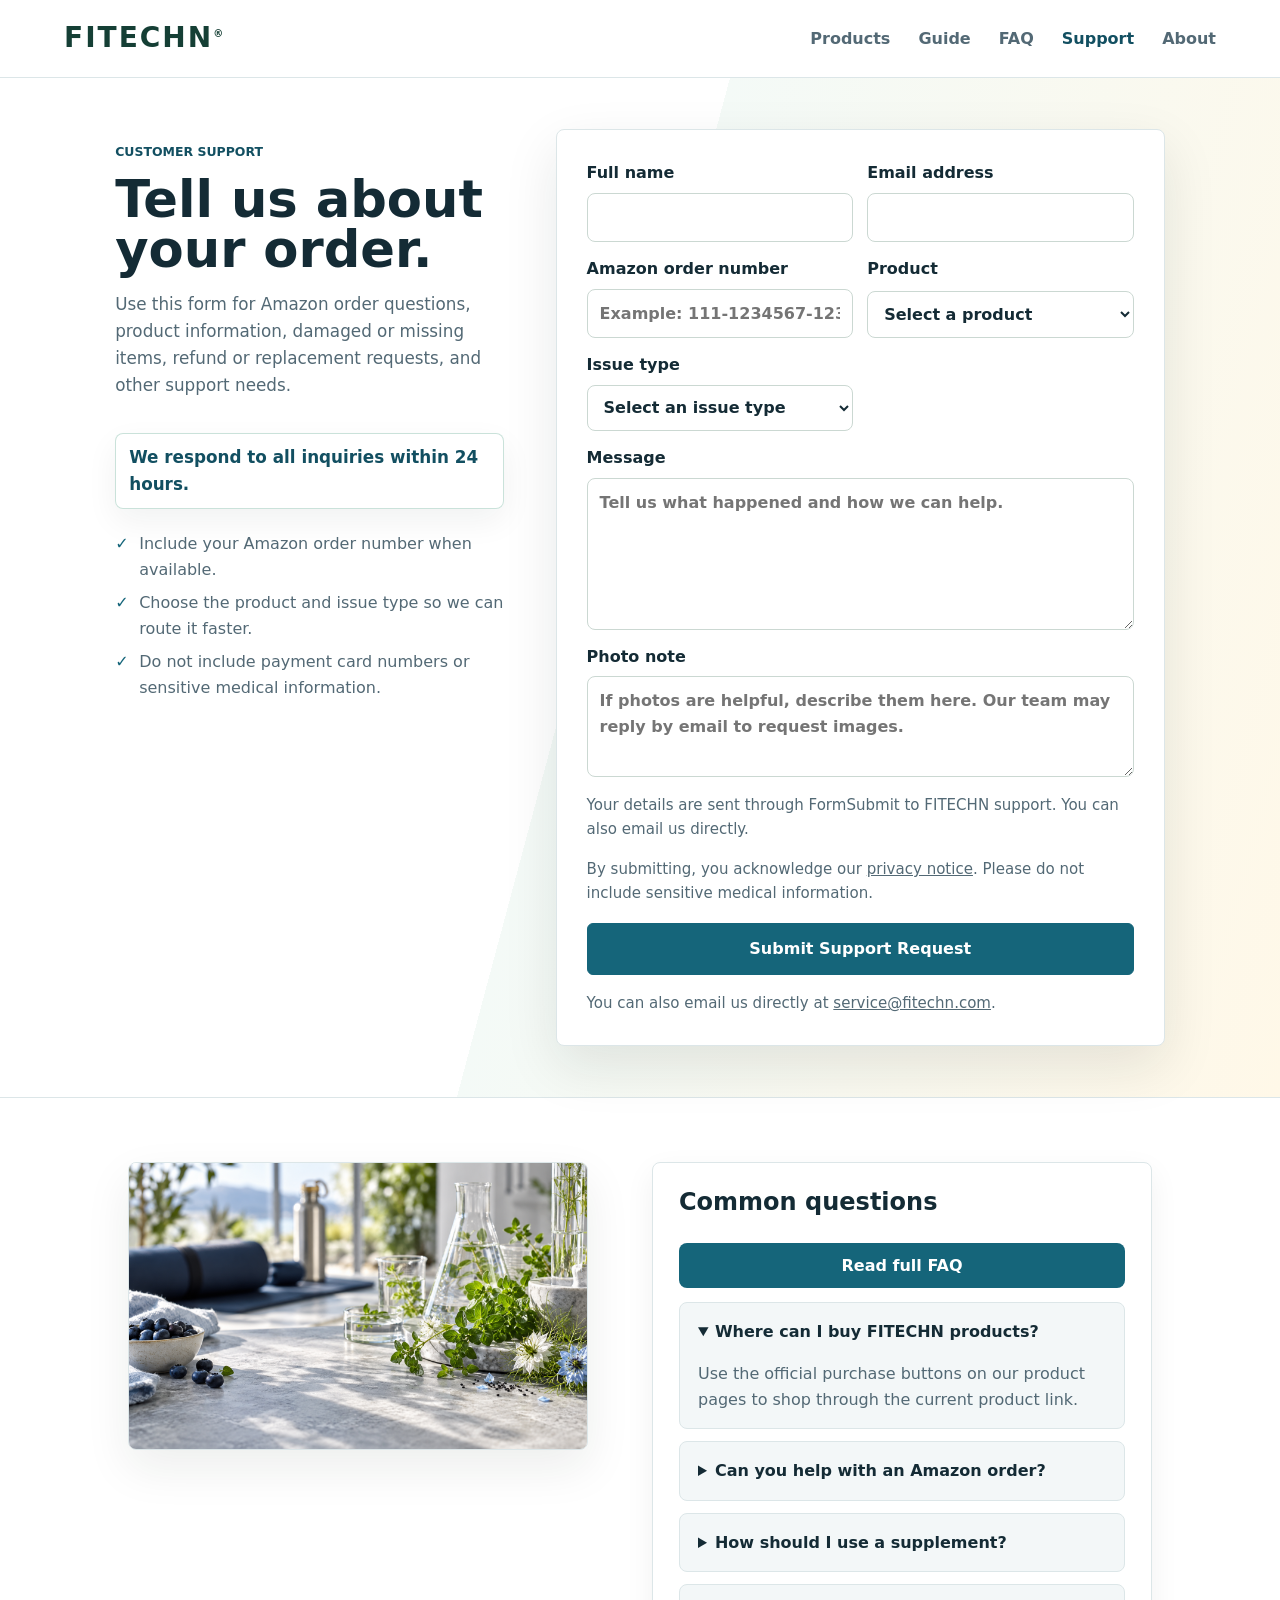
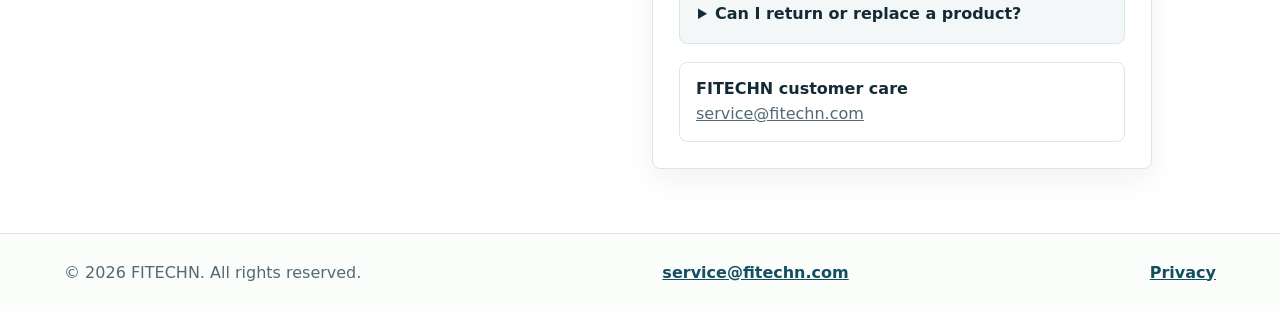
<file: support.html>
<!doctype html><html lang="en"><head><meta charset="utf-8"><meta name="viewport" content="width=device-width,initial-scale=1"><title>Support | FITECHN</title><meta name="description" content="FITECHN dietary supplements. Explore creatine gummies and oil of oregano softgels, product details and customer support."><link rel="stylesheet" href="styles.css?v=visual-polish-final"><link rel="stylesheet" href="fitechn.css?v=visual-polish-final"></head><body><header class="site-header"><a class="brand wordmark" href="index.html" aria-label="FITECHN home"><span class="fitechn-wordmark">FITECHN<span>®</span></span></a><nav class="site-nav" aria-label="Primary navigation"><a href="products.html" >Products</a><a href="guide.html" >Guide</a><a href="faq.html" >FAQ</a><a href="support.html" aria-current="page">Support</a><a href="about.html" >About</a></nav></header><main>
<section class="support-entry-section">
  <div class="support-entry-copy">
    <p class="eyebrow">Customer support</p>
    <h1>Tell us about your order.</h1>
    <p>Use this form for Amazon order questions, product information, damaged or missing items, refund or replacement requests, and other support needs.</p>
    <p class="support-promise-chip">We respond to all inquiries within 24 hours.</p>
    <ul class="support-quick-list">
      <li>Include your Amazon order number when available.</li>
      <li>Choose the product and issue type so we can route it faster.</li>
      <li>Do not include payment card numbers or sensitive medical information.</li>
    </ul>
  </div>
  <form class="support-form support-form-priority" id="supportForm" action="https://formsubmit.co/service@fitechn.com" method="POST">
    <input type="hidden" name="_subject" value="New FITECHN support request">
    <input type="hidden" name="_template" value="table">
    <input type="hidden" name="_captcha" value="false">
    <input type="hidden" name="_next" value="https://www.fitechn.com/thank-you.html">
    <div class="support-form-grid">
      <label>Full name<input name="name" autocomplete="name" required></label>
      <label>Email address<input type="email" name="email" autocomplete="email" required></label>
      <label>Amazon order number<input name="Amazon order number" placeholder="Example: 111-1234567-1234567"></label>
      <label>Product<select name="Product" id="productSelect"><option value="">Select a product</option></select></label>
      <label>Issue type<select name="Issue type" required><option value="">Select an issue type</option><option>Order question</option><option>Product information</option><option>Damaged or missing item</option><option>Refund or replacement request</option><option>Other support request</option></select></label>
      <label class="form-wide">Message<textarea name="Message" rows="5" placeholder="Tell us what happened and how we can help." required></textarea></label>
      <label class="form-wide">Photo note<textarea name="Photo note" rows="3" placeholder="If photos are helpful, describe them here. Our team may reply by email to request images."></textarea></label>
    </div>
    <p class="form-note">Your details are sent through FormSubmit to FITECHN support. You can also email us directly.</p>
    <p class="form-note">By submitting, you acknowledge our <a href="privacy.html">privacy notice</a>. Please do not include sensitive medical information.</p><button class="button primary support-submit-button" type="submit">Submit Support Request</button>
    <p class="form-note">You can also email us directly at <a href="mailto:service@fitechn.com">service@fitechn.com</a>.</p>
  </form>
</section>
<section class="support-context-section">
  <figure><img src="assets/brand-studio.png" alt="Illustrative everyday wellness setup with botanical ingredients and training accessories"></figure>
  <aside class="faq-panel support-faq-panel"><h2>Common questions</h2><a class="text-link faq-more-link faq-more-link-top" href="faq.html">Read full FAQ</a><details open><summary>Where can I buy FITECHN products?</summary><p>Use the official purchase buttons on our product pages to shop through the current product link.</p></details><details><summary>Can you help with an Amazon order?</summary><p>Yes. Please include your Amazon order number, product name, email address, and a short explanation of the issue.</p></details><details><summary>How should I use a supplement?</summary><p>Follow the directions on the product label. If you have a medical condition, take medication, are pregnant, or are nursing, ask a healthcare professional first.</p></details><details><summary>Can I return or replace a product?</summary><p>Share your order details with our support team. We will review the request and guide you based on the situation and order policy.</p></details><div class="company-note support-company-note"><strong>FITECHN customer care</strong><br><a href="mailto:service@fitechn.com">service@fitechn.com</a></div></aside>
</section>
</main><footer class="site-footer"><p>&copy; <span id="year"></span> FITECHN. All rights reserved.</p><a href="mailto:service@fitechn.com">service@fitechn.com</a><a href="privacy.html">Privacy</a></footer><script src="products-data.js?v=20261020"></script><script src="site.js?v=support-native-20261020"></script></body></html>
</file>
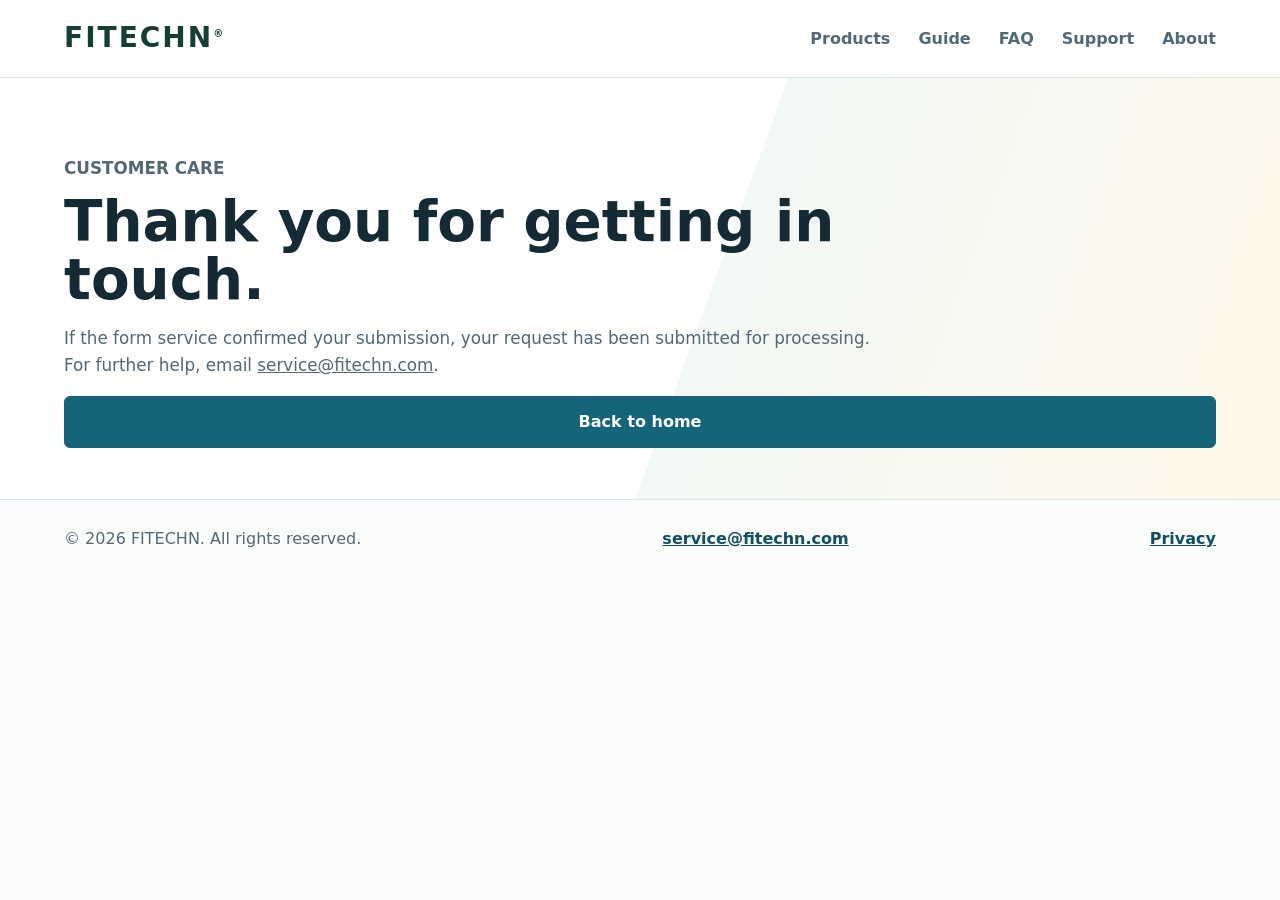
<file: thank-you.html>
<!doctype html><html lang="en"><head><meta charset="utf-8"><meta name="viewport" content="width=device-width,initial-scale=1"><title>Request Submitted | FITECHN</title><meta name="description" content="FITECHN dietary supplements. Explore creatine gummies and oil of oregano softgels, product details and customer support."><link rel="stylesheet" href="styles.css?v=visual-polish-final"><link rel="stylesheet" href="fitechn.css?v=visual-polish-final"></head><body><header class="site-header"><a class="brand wordmark" href="index.html" aria-label="FITECHN home"><span class="fitechn-wordmark">FITECHN<span>®</span></span></a><nav class="site-nav" aria-label="Primary navigation"><a href="products.html" >Products</a><a href="guide.html" >Guide</a><a href="faq.html" >FAQ</a><a href="support.html" >Support</a><a href="about.html" >About</a></nav></header><main><section class="page-hero compact"><p class="eyebrow">Customer care</p><h1>Thank you for getting in touch.</h1><p>If the form service confirmed your submission, your request has been submitted for processing. For further help, email <a href="mailto:service@fitechn.com">service@fitechn.com</a>.</p><a class="button primary" href="index.html">Back to home</a></section></main><footer class="site-footer"><p>&copy; <span id="year"></span> FITECHN. All rights reserved.</p><a href="mailto:service@fitechn.com">service@fitechn.com</a><a href="privacy.html">Privacy</a></footer><script src="products-data.js?v=20261020"></script><script src="site.js?v=wide-restored"></script></body></html>
</file>
<file: styles.css>
:root{--ink:#18201f;--muted:#5f6f6b;--line:#dfe8e3;--soft:#f4f8f5;--white:#fff;--green:#0f7b57;--green-dark:#095c42;--gold:#c8912b;--shadow:0 18px 55px rgba(24,32,31,.1)}*{box-sizing:border-box}body{margin:0;font-family:Inter,ui-sans-serif,system-ui,-apple-system,BlinkMacSystemFont,"Segoe UI",sans-serif;color:var(--ink);background:var(--white);line-height:1.6}a{color:inherit}.site-header{position:sticky;top:0;z-index:10;display:flex;align-items:center;justify-content:space-between;gap:24px;min-height:76px;padding:16px clamp(20px,5vw,72px);background:rgba(255,255,255,.94);border-bottom:1px solid var(--line);backdrop-filter:blur(14px)}.brand{display:inline-flex;align-items:center;gap:10px;min-width:max-content;font-weight:800;text-decoration:none}.brand-mark{display:grid;place-items:center;width:34px;height:34px;color:#fff;background:var(--green);border-radius:8px}.site-nav{display:flex;align-items:center;gap:clamp(12px,3vw,28px);color:var(--muted);font-weight:650}.site-nav a{text-decoration:none}.site-nav a:hover,.site-nav [aria-current=page]{color:var(--green-dark)}.hero,.page-hero,.product-detail-hero,.split-section,.section,.support-layout,.values-grid,.notice{width:min(1160px,calc(100% - 40px));margin-inline:auto}.hero{display:grid;grid-template-columns:minmax(0,1.05fr) minmax(280px,.95fr);gap:clamp(32px,6vw,80px);align-items:center;min-height:calc(100vh - 140px);padding:46px 0 36px}.hero h1,.page-hero h1,.product-detail-hero h1{max-width:760px;margin:0;font-size:clamp(2.35rem,5vw,4.8rem);line-height:1.02;letter-spacing:0}.hero-text,.page-hero p,.detail-copy p,.split-section p,.quality-panel p,.values-grid p{color:var(--muted);font-size:1.05rem}.eyebrow,.category{margin:0 0 12px;color:var(--green-dark);font-size:.78rem;font-weight:800;letter-spacing:0;text-transform:uppercase}.hero-actions,.card-actions{display:flex;flex-wrap:wrap;gap:12px;margin-top:26px}.button{display:inline-flex;align-items:center;justify-content:center;min-height:46px;padding:12px 18px;border:1px solid transparent;border-radius:8px;font-weight:800;text-decoration:none;cursor:pointer}.button.primary{color:#fff;background:var(--green)}.button.primary:hover{background:var(--green-dark)}.button.secondary{color:var(--ink);background:#fff;border-color:var(--line)}.button.secondary:hover{border-color:var(--green)}.trust-row{display:flex;flex-wrap:wrap;gap:10px;margin-top:28px}.trust-row a{padding:8px 12px;color:var(--green-dark);background:var(--soft);border:1px solid var(--line);border-radius:8px;font-size:.88rem;font-weight:700;text-decoration:none}.trust-row a:hover{border-color:var(--green);background:#fff}.hero-product{display:grid;place-items:center;min-height:420px;background:linear-gradient(145deg,var(--soft),#eef6fb);border:1px solid var(--line);border-radius:8px;box-shadow:var(--shadow)}.product-visual{position:relative;display:grid;place-items:center;width:164px;height:230px;color:var(--ink);background:linear-gradient(90deg,#f7faf8,#fff 45%,#e9f1ed);border:1px solid #cbd8d2;border-radius:18px 18px 26px 26px;box-shadow:0 18px 36px rgba(24,32,31,.13)}.product-visual.large{width:230px;height:330px}.product-visual.detail{width:min(280px,76vw);height:380px}.cap{position:absolute;top:-34px;width:62%;height:42px;background:var(--green-dark);border-radius:10px 10px 3px 3px}.label{display:grid;place-items:center;width:78%;min-height:34%;padding:14px;text-align:center;color:var(--green-dark);background:#f9fbf7;border:2px solid var(--gold);border-radius:8px;font-weight:700;overflow:hidden;overflow-wrap:anywhere;line-height:1.25}.section{padding:70px 0}.section-heading{max-width:720px;margin-bottom:28px}.section-heading h2,.split-section h2,.quality-panel h3,.faq-panel h2,.values-grid h2,.detail-grid h2{margin:0 0 14px;line-height:1.14}.product-grid{display:grid;grid-template-columns:repeat(3,minmax(0,1fr));gap:20px}.product-card,.values-grid article,.detail-grid article,.faq-panel,.support-form{background:#fff;border:1px solid var(--line);border-radius:8px;box-shadow:0 10px 30px rgba(24,32,31,.06)}.product-card{display:grid;grid-template-rows:260px 1fr;overflow:hidden}.product-card>.product-visual{place-self:center}.product-card-body{padding:22px;border-top:1px solid var(--line)}.product-card h3{min-height:58px;margin:0 0 8px;font-size:1.32rem;line-height:1.2}.product-card p{color:var(--muted)}.split-section{display:grid;grid-template-columns:minmax(0,1fr) minmax(280px,420px);gap:28px;align-items:start;padding:70px 0;border-top:1px solid var(--line)}.quality-panel{padding:26px;background:var(--soft);border:1px solid var(--line);border-radius:8px}.check-list,.plain-list{display:grid;gap:10px;padding:0;margin:0;list-style:none}.check-list li,.plain-list li{position:relative;padding-left:28px}.check-list li:before{content:"✓";position:absolute;left:0;color:var(--green);font-weight:900}.plain-list li:before{content:"";position:absolute;left:0;top:.7em;width:8px;height:8px;background:var(--gold);border-radius:50%}.text-link{color:var(--green-dark);font-weight:800}.notice{margin-bottom:56px;padding:18px 20px;color:#43534f;background:#fffaf0;border:1px solid #efdba8;border-radius:8px}.page-hero{padding:80px 0 44px}.page-hero.compact{max-width:860px}.product-detail-hero{display:grid;grid-template-columns:minmax(260px,420px) minmax(0,1fr);gap:clamp(28px,6vw,72px);align-items:center;padding:82px 0 58px}.product-detail-hero>.product-visual{justify-self:center}.detail-grid,.values-grid{display:grid;grid-template-columns:repeat(3,minmax(0,1fr));gap:20px;width:min(1160px,calc(100% - 40px));margin:0 auto;padding:28px 0 70px}.detail-grid article,.values-grid article{padding:26px}.faq-list,.faq-panel{display:grid;gap:12px}details{padding:16px 18px;background:var(--soft);border:1px solid var(--line);border-radius:8px}summary{color:var(--ink);font-weight:800;cursor:pointer}details p{margin-bottom:0;color:var(--muted)}.support-layout{display:grid;grid-template-columns:minmax(0,1fr) minmax(300px,430px);gap:24px;align-items:start;padding:28px 0 70px}.support-form,.faq-panel{padding:26px}.support-form{display:grid;gap:16px}label{display:grid;gap:7px;color:var(--ink);font-weight:750}input,select,textarea{width:100%;min-height:46px;padding:11px 12px;color:var(--ink);background:#fff;border:1px solid #cbd8d2;border-radius:8px;font:inherit}textarea{resize:vertical}.form-note{margin:0;color:var(--muted);font-size:.94rem}.site-footer{display:flex;justify-content:space-between;gap:18px;padding:26px clamp(20px,5vw,72px);color:var(--muted);border-top:1px solid var(--line)}.site-footer p{margin:0}.site-footer a{color:var(--green-dark);font-weight:750}@media (max-width:900px){.hero,.product-detail-hero,.split-section,.support-layout,.detail-grid,.values-grid{grid-template-columns:1fr}.hero{min-height:auto}.hero-product{min-height:360px}.product-grid{grid-template-columns:repeat(2,minmax(0,1fr))}}@media (max-width:640px){.site-header,.site-footer{align-items:flex-start;flex-direction:column}.site-nav{width:100%;justify-content:space-between}.hero,.page-hero,.product-detail-hero,.section,.split-section,.support-layout,.values-grid,.detail-grid,.notice{width:min(100% - 28px,1160px)}.hero h1,.page-hero h1,.product-detail-hero h1{font-size:2.35rem}.product-grid{grid-template-columns:1fr}.product-card{grid-template-rows:230px 1fr}.button{width:100%}}





.product-photo-wrap{display:grid;place-items:center;min-height:260px;padding:22px;background:#fff}.product-photo-wrap.detail{min-height:420px;padding:28px}.product-photo{display:block;max-width:100%;max-height:250px;object-fit:contain}.product-photo-wrap.detail .product-photo{max-height:390px}.product-card>.product-photo-wrap{place-self:stretch}

.guide-band{border-top:1px solid var(--line)}.guide-grid{display:grid;grid-template-columns:repeat(3,minmax(0,1fr));gap:20px}.guide-card,.guide-article{background:#fff;border:1px solid var(--line);border-radius:8px;box-shadow:0 10px 30px rgba(24,32,31,.06)}.guide-card{padding:24px}.guide-card h3{margin:0 0 10px;font-size:1.22rem;line-height:1.2}.guide-card p{color:var(--muted)}.article-stack{display:grid;gap:22px;width:min(920px,calc(100% - 40px));margin:0 auto;padding:20px 0 70px}.guide-article{padding:30px}.guide-article h2{margin:0 0 14px;line-height:1.16}.guide-article p{color:var(--muted);font-size:1.04rem}@media (max-width:900px){.guide-grid{grid-template-columns:1fr}}@media (max-width:640px){.article-stack{width:min(100% - 28px,920px)}.guide-article{padding:22px}}



.company-note{padding:14px 16px;color:var(--muted);background:#fff;border:1px solid var(--line);border-radius:8px;line-height:1.55}.company-note strong{color:var(--ink)}

.brand-story-band,.story-section{display:grid;grid-template-columns:minmax(0,1fr) minmax(280px,420px);gap:28px;align-items:center;width:min(1160px,calc(100% - 40px));margin:0 auto;padding:64px 0;border-top:1px solid var(--line)}
.brand-story-band{border-bottom:1px solid var(--line)}
.story-copy h2,.story-section h2{margin:0 0 16px;line-height:1.12;font-size:clamp(1.8rem,3vw,2.7rem)}
.story-copy p,.story-section p{color:var(--muted);font-size:1.05rem}
.story-points,.story-card{display:grid;gap:12px;padding:24px;background:var(--soft);border:1px solid var(--line);border-radius:8px}
.story-visual-stack{display:grid;gap:14px}
.image-card{margin:0;overflow:hidden;background:var(--soft);border:1px solid var(--line);border-radius:8px;box-shadow:0 16px 42px rgba(24,32,31,.08)}
.image-card img,.card-image,.wide-image-section img{display:block;width:100%;height:100%;object-fit:cover}
.image-card{aspect-ratio:16/10}
.wide-image-section{width:min(920px,calc(100% - 40px));margin:0 auto 10px;overflow:hidden;aspect-ratio:16/8;border:1px solid var(--line);border-radius:8px;box-shadow:0 16px 42px rgba(24,32,31,.08)}
.card-image{height:clamp(240px,18vw,330px);border-radius:6px;margin-bottom:8px}
.story-points div{display:flex;align-items:center;gap:12px;padding:14px;background:#fff;border:1px solid var(--line);border-radius:8px}
.story-points strong{display:grid;place-items:center;width:34px;height:34px;color:#fff;background:var(--green);border-radius:8px;font-size:.82rem}
.story-points span{font-weight:800;color:var(--green-dark)}
.story-card h3{margin:0 0 10px;font-size:1.3rem}
@media (max-width:900px){.brand-story-band,.story-section{grid-template-columns:1fr}}
@media (max-width:640px){.brand-story-band,.story-section{width:min(100% - 28px,1160px);padding:44px 0}.story-points,.story-card{padding:18px}.wide-image-section{width:min(100% - 28px,920px);aspect-ratio:4/3}.card-image{height:180px}}

.brand{gap:12px}
.brand-mark{position:relative;width:42px;height:42px;background:linear-gradient(135deg,var(--green-dark),var(--green));border-radius:12px;box-shadow:0 10px 22px rgba(9,92,66,.18);overflow:hidden}
.brand-mark:before{content:"";position:absolute;inset:-18px auto auto -16px;width:42px;height:42px;background:rgba(255,255,255,.16);border-radius:50%}
.brand-mark span{position:relative;font-size:.82rem;letter-spacing:0;font-weight:900}
.brand-text{display:grid;gap:1px;line-height:1.05}
.brand-text strong{font-size:1.08rem;letter-spacing:0}
.brand-text small{color:var(--muted);font-size:.68rem;font-weight:800;letter-spacing:.06em;text-transform:uppercase}
@media (max-width:640px){.brand-mark{width:38px;height:38px;border-radius:10px}.brand-text small{font-size:.62rem}.brand-text strong{font-size:1rem}}

.brand.wordmark{gap:0;min-width:0}
.brand-wordmark{position:relative;display:inline-flex;align-items:baseline;gap:0;color:var(--ink);font-size:1.42rem;font-weight:900;line-height:1;letter-spacing:0}
.brand-wordmark span:nth-child(2){color:var(--green);position:relative}
.brand-wordmark span:nth-child(2):before{content:"";position:absolute;right:.15em;top:-.42em;width:.58em;height:.34em;background:var(--green);border-radius:100% 0 100% 0;transform:rotate(-24deg);opacity:.95}
.brand-wordmark span:nth-child(2):after{content:"";position:absolute;left:.04em;right:.06em;bottom:-.18em;height:3px;background:linear-gradient(90deg,rgba(15,123,87,0),var(--green),rgba(15,123,87,0));border-radius:999px}
.brand-wordmark:after{content:"";position:absolute;right:-1.05em;top:.08em;width:.72em;height:.72em;border:2px solid rgba(15,123,87,.28);border-left-color:transparent;border-bottom-color:transparent;border-radius:50%;transform:rotate(24deg)}
@media (max-width:640px){.brand-wordmark{font-size:1.18rem}.brand-wordmark:after{display:none}}

.hero{grid-template-columns:minmax(0,.86fr) minmax(380px,1.14fr);gap:clamp(34px,5vw,70px)}
.hero h1{font-size:clamp(2.45rem,4.8vw,4.8rem)}
.hero-text{max-width:610px}
.hero-showcase{position:relative;display:grid;place-items:center;min-height:560px;padding:34px;background:linear-gradient(145deg,#f7fbf8,#eef7f4 55%,#fff8e8);border:1px solid var(--line);border-radius:8px;box-shadow:var(--shadow);overflow:hidden}
.hero-showcase:before{content:"";position:absolute;inset:10% 8% auto auto;width:220px;height:220px;background:radial-gradient(circle,rgba(15,123,87,.16),rgba(15,123,87,0) 68%);pointer-events:none}
.hero-card{position:relative;z-index:1;display:grid;place-items:center;width:min(100%,360px);padding:24px;background:rgba(255,255,255,.86);border:1px solid rgba(203,216,210,.9);border-radius:8px;box-shadow:0 22px 55px rgba(24,32,31,.12);animation:floatProduct 5s ease-in-out infinite}
.showcase-kicker{justify-self:start;margin:0 0 12px;color:var(--green-dark);font-size:.76rem;font-weight:850;text-transform:uppercase}
.hero-product-photo{display:block;width:min(82%,260px);max-height:310px;object-fit:contain;filter:drop-shadow(0 20px 24px rgba(24,32,31,.16))}
.showcase-copy{width:100%;padding-top:14px;text-align:left}
.showcase-copy h2{margin:0 0 6px;font-size:1.18rem;line-height:1.18}
.showcase-copy p{margin:0;color:var(--muted);font-size:.96rem}
.showcase-badge{position:absolute;z-index:2;padding:10px 12px;color:var(--green-dark);background:#fff;border:1px solid var(--line);border-radius:8px;box-shadow:0 12px 28px rgba(24,32,31,.1);font-size:.88rem;font-weight:800}
.showcase-badge.top{top:56px;right:22px}
.showcase-badge.bottom{left:22px;bottom:64px}
@keyframes floatProduct{0%,100%{transform:translateY(0)}50%{transform:translateY(-10px)}}
@media (max-width:900px){.hero{grid-template-columns:1fr}.hero-showcase{min-height:390px}}
@media (max-width:640px){.hero h1{font-size:2.65rem}.hero-showcase{min-height:430px;padding:18px}.showcase-badge{position:static;justify-self:stretch;margin-top:10px;text-align:center}.hero-card{width:100%;padding:18px}.hero-product-photo{max-height:230px}}

.brand-hub{background:linear-gradient(145deg,#f7fbf8,#eef7f4 54%,#fff8e8);isolation:isolate}
.brand-hub:before{inset:auto -50px -70px auto;width:260px;height:260px;background:radial-gradient(circle,rgba(200,145,43,.18),rgba(200,145,43,0) 68%)}
.hub-orbit{position:absolute;inset:54px;z-index:0;border:1px solid rgba(15,123,87,.16);border-radius:50%;animation:slowSpin 18s linear infinite}
.hub-orbit:before,.hub-orbit:after{content:"";position:absolute;inset:42px;border:1px solid rgba(15,123,87,.13);border-radius:50%}
.hub-orbit:after{inset:86px;border-color:rgba(200,145,43,.18)}
.hub-orbit span{position:absolute;width:12px;height:12px;background:var(--green);border:3px solid #fff;border-radius:50%;box-shadow:0 8px 18px rgba(15,123,87,.24)}
.hub-orbit span:nth-child(1){top:7%;left:48%}
.hub-orbit span:nth-child(2){right:10%;top:58%;background:var(--gold)}
.hub-orbit span:nth-child(3){left:12%;bottom:22%;background:var(--green-dark)}
.hub-card{position:absolute;z-index:1;background:rgba(255,255,255,.9);border:1px solid rgba(203,216,210,.95);border-radius:8px;box-shadow:0 18px 44px rgba(24,32,31,.1);backdrop-filter:blur(10px)}
.primary-hub-card{left:50%;top:50%;display:grid;gap:14px;width:min(80%,410px);padding:34px;transform:translate(-50%,-50%)}
.primary-hub-card h2{margin:0;font-size:clamp(1.8rem,2.8vw,2.35rem);line-height:1.08}
.primary-hub-card p{margin:0;color:var(--muted)}
.mini-button{justify-self:start;padding:9px 12px;color:#fff;background:var(--green);border-radius:8px;font-size:.88rem;font-weight:800;text-decoration:none}
.hub-card.mini{display:flex;align-items:center;gap:12px;min-width:220px;padding:15px 16px;color:var(--green-dark);font-weight:800;animation:floatProduct 5.5s ease-in-out infinite}
.hub-card.mini{text-decoration:none;cursor:pointer;transition:transform .2s ease,border-color .2s ease,box-shadow .2s ease}
.hub-card.mini:hover{border-color:var(--green);box-shadow:0 20px 48px rgba(24,32,31,.14);transform:translateY(-3px)}
.hub-card.mini strong{display:grid;place-items:center;width:34px;height:34px;color:#fff;background:var(--green);border-radius:8px;font-size:.82rem}
.hub-card.mini span{line-height:1.2}
.verify-card{top:58px;right:28px}
.guide-card-hero{left:28px;bottom:84px;animation-delay:.7s}
.support-card-hero{right:44px;bottom:36px;animation-delay:1.2s}
@keyframes slowSpin{to{transform:rotate(360deg)}}
@media (max-width:900px){.hub-orbit{inset:38px}.primary-hub-card{width:min(86%,360px)}}
@media (max-width:640px){.brand-hub{align-content:center;gap:10px}.hub-orbit{inset:36px}.primary-hub-card{position:relative;left:auto;top:auto;width:100%;transform:none}.hub-card.mini{position:relative;left:auto;right:auto;top:auto;bottom:auto;width:100%;min-width:0;animation:none}.verify-card,.guide-card-hero,.support-card-hero{justify-self:stretch}}

.single-product-grid{grid-template-columns:minmax(0,980px);justify-content:center}
.single-product-grid .product-card{display:grid;grid-template-columns:minmax(280px,.9fr) minmax(0,1.1fr);grid-template-rows:auto;align-items:stretch}
.single-product-grid .product-photo-wrap{min-height:390px;background:linear-gradient(145deg,#fff,#f4f8f5)}
.single-product-grid .product-photo{max-height:350px}
.single-product-grid .product-card-body{display:grid;align-content:center;padding:34px;border-top:0;border-left:1px solid var(--line)}
.single-product-grid .product-card h3{min-height:0;font-size:clamp(1.7rem,3vw,2.45rem)}
.single-product-grid .product-card p{font-size:1.05rem}
@media (max-width:760px){.single-product-grid{grid-template-columns:1fr}.single-product-grid .product-card{grid-template-columns:1fr}.single-product-grid .product-photo-wrap{min-height:260px}.single-product-grid .product-photo{max-height:240px}.single-product-grid .product-card-body{padding:22px;border-left:0;border-top:1px solid var(--line)}}

/* Wide full-bleed layout */
:root{--page-pad:clamp(28px,5vw,96px);--wide-content:1500px;--readable:900px}
body{background:#fbfdfb}
main{overflow:hidden}
.site-header{padding-inline:var(--page-pad)}
.hero{width:100%;max-width:none;margin:0;min-height:calc(100vh - 76px);padding:clamp(58px,6vw,100px) var(--page-pad);grid-template-columns:minmax(0,.88fr) minmax(460px,1fr);gap:clamp(44px,6vw,110px);background:linear-gradient(110deg,#fff 0%,#fff 48%,#f1f8f5 48%,#fff8e8 100%);position:relative}
.hero:after{content:"";position:absolute;inset:auto -120px -150px auto;width:460px;height:460px;background:radial-gradient(circle,rgba(15,123,87,.1),rgba(15,123,87,0) 68%);pointer-events:none}
.hero-copy{width:100%;max-width:720px;justify-self:end;position:relative;z-index:1}
.hero h1{max-width:760px;font-size:clamp(3rem,5.5vw,6.4rem)}
.hero-text{max-width:680px;font-size:1.12rem}
.hero-showcase{width:min(100%,720px);min-height:clamp(520px,42vw,660px);justify-self:start;position:relative;z-index:1}
.section{width:100%;max-width:none;margin:0;padding:clamp(72px,6vw,112px) var(--page-pad)}
.section-heading{max-width:var(--readable);margin:0 auto 34px 0}
.section-heading h2{font-size:clamp(2rem,3.2vw,3.7rem)}
.product-grid,.guide-grid{max-width:var(--wide-content);margin-inline:auto}
.hero+.section{background:#fff}
.brand-story-band,.story-section{width:100%;max-width:none;margin:0;padding:clamp(76px,6vw,118px) var(--page-pad);grid-template-columns:minmax(0,.95fr) minmax(420px,.9fr);gap:clamp(36px,6vw,96px);background:#f4f8f5;border-block:1px solid var(--line)}
.brand-story-band>.story-copy,.story-section>div:first-child{max-width:780px;justify-self:end}
.story-copy h2,.story-section h2{font-size:clamp(2rem,3.2vw,3.8rem)}
.story-visual-stack,.story-card{width:100%;max-width:620px;justify-self:start}
.guide-band{background:#fff;border-top:0}
.split-section{width:100%;max-width:none;margin:0;padding:clamp(76px,6vw,112px) var(--page-pad);grid-template-columns:minmax(0,.95fr) minmax(420px,.65fr);gap:clamp(36px,6vw,96px);background:linear-gradient(100deg,#f8fbf9 0%,#f8fbf9 52%,#fff 52%,#fff 100%);border-top:1px solid var(--line)}
.split-section>div:first-child{max-width:760px;justify-self:end}
.quality-panel{width:100%;max-width:520px;justify-self:start}
.notice{width:auto;max-width:none;margin:0 var(--page-pad) 64px;padding:22px 24px}
.page-hero{width:100%;max-width:none;margin:0;padding:clamp(72px,6vw,116px) var(--page-pad) clamp(48px,4vw,72px);background:linear-gradient(110deg,#fff 0%,#fff 55%,#f2f8f5 55%,#fff8e8 100%)}
.page-hero.compact{max-width:none}
.page-hero h1,.page-hero p{max-width:var(--readable)}
.support-layout,.product-detail-hero{width:100%;max-width:none;margin:0;padding:clamp(52px,5vw,84px) var(--page-pad) clamp(80px,6vw,120px);background:#fff}
.support-layout{grid-template-columns:minmax(0,1fr) minmax(390px,520px);gap:clamp(32px,5vw,76px)}
.support-form{max-width:880px;justify-self:end}
.faq-panel{max-width:520px;justify-self:start}
.product-detail-hero{grid-template-columns:minmax(360px,.8fr) minmax(0,1fr);gap:clamp(42px,6vw,100px)}
.detail-grid,.values-grid{width:100%;max-width:none;margin:0;padding:clamp(50px,5vw,86px) var(--page-pad);grid-template-columns:repeat(3,minmax(0,1fr));background:#fbfdfb}
.article-stack{width:100%;max-width:none;padding:24px var(--page-pad) 96px;background:#fff}
.article-stack>.guide-article{max-width:980px;margin-inline:auto}
.wide-image-section{width:calc(100% - (var(--page-pad) * 2));max-width:1320px}
.site-footer{padding-inline:var(--page-pad)}
@media (max-width:1100px){.hero,.brand-story-band,.story-section,.split-section,.support-layout,.product-detail-hero{grid-template-columns:1fr}.hero-copy,.brand-story-band>.story-copy,.story-section>div:first-child,.split-section>div:first-child,.support-form,.faq-panel,.quality-panel,.story-visual-stack,.story-card{justify-self:stretch;max-width:none}.hero-showcase{justify-self:stretch;width:100%}.brand-story-band,.story-section{background:#f4f8f5}.split-section{background:#f8fbf9}.detail-grid,.values-grid{grid-template-columns:1fr}.product-grid{grid-template-columns:repeat(2,minmax(0,1fr))}}
@media (max-width:640px){:root{--page-pad:18px}.hero,.section,.brand-story-band,.story-section,.split-section,.page-hero,.support-layout,.product-detail-hero,.detail-grid,.values-grid,.article-stack{padding-left:var(--page-pad);padding-right:var(--page-pad)}.hero{padding-top:44px;background:linear-gradient(180deg,#fff 0%,#fff 52%,#f2f8f5 52%,#fff8e8 100%)}.hero h1{font-size:2.65rem}.hero-showcase{min-height:430px}.product-grid,.guide-grid{grid-template-columns:1fr}.notice{margin-inline:var(--page-pad)}.wide-image-section{width:calc(100% - (var(--page-pad) * 2))}}

.card-meta{display:flex;align-items:center;justify-content:space-between;gap:10px;margin-bottom:12px}
.card-meta .category,.card-meta .eyebrow{margin:0}
.status-pill{display:inline-flex;align-items:center;min-height:30px;padding:6px 10px;color:var(--green-dark);background:#f4f8f5;border:1px solid var(--line);border-radius:8px;font-size:.75rem;font-weight:850;white-space:nowrap}
.button.disabled{color:#63736f;background:#eef3f0;border-color:var(--line);cursor:not-allowed}
.product-grid{align-items:stretch}
.product-card{min-height:100%}
.product-card-body{display:grid;align-content:start}
.product-card-body .card-actions{align-self:end}
@media (min-width:1101px){.product-grid{grid-template-columns:repeat(3,minmax(0,1fr))}.product-card h3{min-height:64px}}
@media (max-width:640px){.card-meta{align-items:flex-start;flex-direction:column}.status-pill{white-space:normal}}

.product-showcase-section{background:linear-gradient(180deg,#fff 0%,#fff 18%,#f5faf7 18%,#f5faf7 100%);padding-top:clamp(72px,5vw,96px);padding-bottom:clamp(78px,6vw,118px)}
.product-showcase-section .featured-heading{display:grid;grid-template-columns:minmax(0,1.18fr) minmax(360px,.82fr);gap:clamp(28px,5vw,80px);align-items:end;max-width:var(--wide-content);margin:0 auto clamp(30px,3.6vw,54px)}
.product-showcase-section .featured-heading h2{max-width:940px;margin:0;font-size:clamp(2.25rem,3.35vw,4rem);line-height:1.05}
.heading-copy{max-width:620px;margin:0 0 .35rem;color:var(--muted);font-size:1.06rem}
.product-showcase-section .product-grid{gap:28px;max-width:var(--wide-content)}
.product-showcase-section .product-card{grid-template-rows:310px 1fr;border-color:#d8e5de;box-shadow:0 20px 54px rgba(24,32,31,.08)}
.product-showcase-section .product-photo-wrap{min-height:310px;background:linear-gradient(145deg,#fff,#f7fbf8)}
.product-showcase-section .product-photo{max-height:285px}
.product-showcase-section .product-visual{align-self:center;width:150px;height:212px;transform:translateY(10px)}
.product-showcase-section .product-visual .cap{top:-26px;height:34px}
.product-showcase-section .label{font-size:.82rem}
.product-showcase-section .label strong{white-space:nowrap}
.product-showcase-section .product-card-body{min-height:286px;padding:24px 26px 26px}
.product-showcase-section .product-card h3{min-height:58px;margin-bottom:12px;font-size:1.5rem}
.product-showcase-section .product-card p:not(.category){font-size:1rem;line-height:1.55}
.product-showcase-section .card-actions{margin-top:24px}
@media (max-width:1100px){.product-showcase-section .featured-heading{grid-template-columns:1fr;gap:14px}.product-showcase-section .featured-heading h2{max-width:900px}.heading-copy{max-width:820px}.product-showcase-section .product-card{grid-template-rows:280px 1fr}}
@media (max-width:640px){.product-showcase-section{background:#f5faf7}.product-showcase-section .product-card{grid-template-rows:auto}.product-showcase-section .product-photo-wrap{min-height:240px}.product-showcase-section .product-photo{max-height:220px}.product-showcase-section .product-visual{margin:34px 0 18px;transform:none}.product-showcase-section .product-card-body{min-height:auto;padding:22px}.product-showcase-section .product-card h3{min-height:0}}

/* Align the remaining wide sections to the same visual grid */
.guide-band .section-heading{
  display:grid;
  grid-template-columns:minmax(0,.92fr) minmax(360px,.7fr);
  gap:clamp(28px,5vw,80px);
  align-items:end;
  max-width:var(--wide-content);
  margin:0 auto clamp(28px,3.2vw,48px);
}
.guide-band .section-heading .eyebrow,
.guide-band .section-heading h2{grid-column:1}
.guide-band .section-heading h2{max-width:780px;font-size:clamp(2.2rem,3.8vw,4.25rem)}
.guide-band .section-heading p:not(.eyebrow){grid-column:2;grid-row:1 / span 2;align-self:end;max-width:620px;margin:0;color:var(--muted);font-size:1.06rem}
.guide-grid{gap:28px}
.guide-card{display:grid;align-content:start;min-height:260px;padding:28px}
.guide-card .text-link{align-self:end;margin-top:18px}

.brand-story-band,
.story-section,
.split-section,
.support-layout,
.product-detail-hero{
  padding-left:0;
  padding-right:0;
}
.brand-story-band,
.story-section{
  grid-template-columns:minmax(var(--page-pad),1fr) minmax(0,760px) minmax(380px,620px) minmax(var(--page-pad),1fr);
}
.brand-story-band>.story-copy,
.story-section>div:first-child{
  grid-column:2;
  justify-self:stretch;
  max-width:none;
}
.brand-story-band>.story-visual-stack,
.story-section>.story-card{
  grid-column:3;
  justify-self:stretch;
  max-width:none;
}
.image-card{min-height:360px}
.story-points{grid-template-columns:1fr;box-shadow:0 14px 34px rgba(24,32,31,.05)}

.split-section{
  grid-template-columns:minmax(var(--page-pad),1fr) minmax(0,760px) minmax(380px,520px) minmax(var(--page-pad),1fr);
}
.split-section>div:first-child{
  grid-column:2;
  justify-self:stretch;
  max-width:none;
}
.split-section>.quality-panel{
  grid-column:3;
  justify-self:stretch;
  max-width:none;
}

.page-hero{
  display:grid;
  grid-template-columns:minmax(var(--page-pad),1fr) minmax(0,var(--wide-content)) minmax(var(--page-pad),1fr);
  padding-left:0;
  padding-right:0;
}
.page-hero>*{grid-column:2}
.page-hero h1{max-width:960px;font-size:clamp(2.55rem,4.4vw,5.2rem)}
.page-hero p{max-width:820px}

.about-hero-banner{
  position:relative;
  isolation:isolate;
  align-content:center;
  min-height:100vh;
  padding-top:clamp(96px,10vw,150px);
  padding-bottom:clamp(72px,8vw,126px);
  overflow:hidden;
  color:var(--ink);
  background:#f6faf8;
}
.about-hero-banner:before,
.about-hero-banner:after{
  content:"";
  position:absolute;
  inset:0;
  pointer-events:none;
}
.about-hero-banner:before{
  z-index:-2;
  background-image:url("assets/brand-studio.png");
  background-position:center;
  background-size:cover;
  transform:scale(1.01);
}
.about-hero-banner:after{
  z-index:-1;
  background:
    linear-gradient(90deg,rgba(255,255,255,.94) 0%,rgba(255,255,255,.78) 38%,rgba(255,255,255,.34) 68%,rgba(255,255,255,.06) 100%),
    linear-gradient(180deg,rgba(255,255,255,.12),rgba(244,248,245,.24));
}
.about-hero-banner .eyebrow{color:var(--green-dark)}
.about-hero-banner h1{
  color:var(--ink);
  text-shadow:none;
}
.about-hero-banner p{
  color:#43534f;
  text-shadow:none;
}
@media (max-width:700px){
  .about-hero-banner{
    min-height:100vh;
    align-content:center;
    padding-top:72px;
    padding-bottom:48px;
  }
  .about-hero-banner h1{font-size:clamp(2.15rem,10vw,3rem)}
  .about-hero-banner p{font-size:1rem;line-height:1.5}
  .about-hero-banner:before{background-position:64% center}
  .about-hero-banner:after{
    background:
      linear-gradient(90deg,rgba(255,255,255,.96) 0%,rgba(255,255,255,.84) 62%,rgba(255,255,255,.50) 100%),
      linear-gradient(180deg,rgba(255,255,255,.12),rgba(244,248,245,.42));
  }
}

.section:not(.product-showcase-section) .product-grid,
.section:not(.product-showcase-section) .guide-grid{
  max-width:var(--wide-content);
}
.products-page-list .product-grid{margin-top:0}

.support-layout{
  grid-template-columns:minmax(var(--page-pad),1fr) minmax(0,860px) minmax(380px,520px) minmax(var(--page-pad),1fr);
}
.support-layout>.support-form{grid-column:2;justify-self:stretch;max-width:none}
.support-layout>.faq-panel{grid-column:3;justify-self:stretch;max-width:none}

.product-detail-hero{
  grid-template-columns:minmax(var(--page-pad),1fr) minmax(340px,520px) minmax(0,860px) minmax(var(--page-pad),1fr);
}
.product-detail-hero>.product-photo-wrap,
.product-detail-hero>.product-visual{grid-column:2;justify-self:stretch}
.product-detail-hero>.detail-copy{grid-column:3;align-self:center}

.detail-grid,.values-grid{
  grid-template-columns:minmax(var(--page-pad),1fr) repeat(3,minmax(0,1fr)) minmax(var(--page-pad),1fr);
  gap:24px;
  padding-left:0;
  padding-right:0;
}
.detail-grid>article:nth-child(1),.values-grid>article:nth-child(1){grid-column:2}
.detail-grid>article:nth-child(2),.values-grid>article:nth-child(2){grid-column:3}
.detail-grid>article:nth-child(3),.values-grid>article:nth-child(3){grid-column:4}

.notice{max-width:var(--wide-content);margin-left:auto;margin-right:auto}

@media (max-width:1100px){
  .guide-band .section-heading{grid-template-columns:1fr}
  .guide-band .section-heading .eyebrow,
  .guide-band .section-heading h2,
  .guide-band .section-heading p:not(.eyebrow){grid-column:1;grid-row:auto;max-width:900px}
  .brand-story-band,.story-section,.split-section,.support-layout,.product-detail-hero{padding-left:var(--page-pad);padding-right:var(--page-pad);grid-template-columns:1fr}
  .brand-story-band>.story-copy,.brand-story-band>.story-visual-stack,.story-section>div:first-child,.story-section>.story-card,.split-section>div:first-child,.split-section>.quality-panel,.support-layout>.support-form,.support-layout>.faq-panel,.product-detail-hero>.product-photo-wrap,.product-detail-hero>.product-visual,.product-detail-hero>.detail-copy{grid-column:1}
  .detail-grid,.values-grid{padding-left:var(--page-pad);padding-right:var(--page-pad);grid-template-columns:1fr}
  .detail-grid>article:nth-child(n),.values-grid>article:nth-child(n){grid-column:1}
}
@media (max-width:640px){
  .guide-card{min-height:auto;padding:22px}
  .image-card{min-height:240px}
}

.guide-layout{
  display:grid;
  grid-template-columns:minmax(var(--page-pad),1fr) minmax(260px,360px) minmax(0,980px) minmax(var(--page-pad),1fr);
  gap:clamp(28px,4vw,64px);
  align-items:start;
  padding-top:clamp(56px,5vw,86px);
  background:linear-gradient(90deg,#f5faf7 0%,#f5faf7 38%,#fff 38%,#fff 100%);
}
.wide-image-section{
  margin-top:0;
  margin-bottom:0;
  max-width:var(--wide-content);
  border-radius:0 0 8px 8px;
}
.guide-index{
  grid-column:2;
  position:sticky;
  top:104px;
  display:grid;
  gap:16px;
  padding:28px;
  background:#fff;
  border:1px solid var(--line);
  border-radius:8px;
  box-shadow:0 14px 36px rgba(24,32,31,.06);
}
.guide-index h2{margin:0;font-size:clamp(1.7rem,2.3vw,2.4rem);line-height:1.08}
.guide-index p{margin:0;color:var(--muted)}
.guide-index nav{display:grid;gap:10px;margin-top:8px}
.guide-index a{display:flex;align-items:center;justify-content:space-between;min-height:42px;padding:10px 12px;color:var(--green-dark);background:var(--soft);border:1px solid var(--line);border-radius:8px;font-weight:800;text-decoration:none}
.guide-index a:after{content:"›";font-size:1.25rem;line-height:1}
.guide-articles{
  grid-column:3;
  display:grid;
  gap:24px;
}
.guide-layout>.guide-article{max-width:none;margin:0}
.guide-layout .guide-article{
  max-width:none;
  padding:34px 38px;
}
.guide-layout .guide-article h2{font-size:clamp(1.8rem,2.5vw,2.8rem)}
.guide-layout .guide-article p{max-width:850px}
@media (max-width:1100px){
  .guide-layout{grid-template-columns:1fr;background:#fff;padding-left:var(--page-pad);padding-right:var(--page-pad)}
  .guide-index,.guide-articles{grid-column:1}
  .guide-index{position:relative;top:auto}
}
@media (max-width:640px){
  .guide-layout .guide-article,.guide-index{padding:22px}
}

@media (max-width:640px){
  .brand-story-band .story-visual-stack,
  .story-section .story-card,
  .brand-story-band .image-card,
  .story-section .image-card{
    min-width:0;
    max-width:calc(100vw - (var(--page-pad) * 2));
  }
  .brand-hub{
    overflow:hidden;
  }
}

/* Enriched magnesium-focused content */
.home-magnesium-focus,
.magnesium-feature-band,
.magnesium-snapshot-section,
.amazon-gallery-section,
.why-gummies-section,
.quality-commitment-section,
.ingredient-story-section,
.badge-marquee-section{
  width:100%;
  max-width:none;
  margin:0;
  padding:clamp(76px,6vw,118px) var(--page-pad);
}

.home-magnesium-focus{
  display:grid;
  grid-template-columns:minmax(420px,.95fr) minmax(0,.85fr);
  gap:clamp(36px,6vw,92px);
  align-items:center;
  background:#fff;
  border-top:1px solid var(--line);
}

.home-magnesium-image,
.magnesium-hero-image{
  margin:0;
  overflow:hidden;
  background:#fff8e8;
  border:1px solid var(--line);
  border-radius:8px;
  box-shadow:0 22px 60px rgba(24,32,31,.1);
}

.home-magnesium-image{
  justify-self:end;
  width:min(100%,760px);
  aspect-ratio:16/10;
}

.home-magnesium-image img,
.magnesium-hero-image img{
  display:block;
  width:100%;
  height:100%;
  object-fit:cover;
}

.home-magnesium-copy{
  max-width:720px;
}

.home-magnesium-copy h2,
.magnesium-feature-copy h2,
.magnesium-snapshot-section h2,
.amazon-gallery-section h2,
.why-gummies-section h2,
.quality-commitment-section h2,
.ingredient-story-section h2,
.badge-marquee-section h2{
  margin:0 0 16px;
  font-size:clamp(2rem,3.5vw,4rem);
  line-height:1.08;
}

.home-magnesium-copy p,
.magnesium-feature-copy p,
.magnesium-snapshot-section p,
.amazon-gallery-section .section-heading p,
.why-gummies-section p,
.quality-commitment-section p,
.ingredient-story-section .section-heading p,
.badge-marquee-section p{
  color:var(--muted);
  font-size:1.05rem;
}

.mini-metric-grid{
  display:grid;
  grid-template-columns:repeat(3,minmax(0,1fr));
  gap:12px;
  margin:28px 0 4px;
}

.mini-metric-grid div{
  padding:16px;
  background:var(--soft);
  border:1px solid var(--line);
  border-radius:8px;
}

.mini-metric-grid strong{
  display:block;
  color:var(--green-dark);
  font-size:1.4rem;
  line-height:1;
}

.mini-metric-grid span{
  display:block;
  margin-top:8px;
  color:var(--muted);
  font-size:.9rem;
  line-height:1.35;
}

.magnesium-feature-band{
  display:grid;
  grid-template-columns:minmax(420px,.95fr) minmax(0,.85fr);
  gap:clamp(36px,6vw,92px);
  align-items:center;
  background:#f7fbf8;
  border-block:1px solid var(--line);
}

.magnesium-hero-image{
  justify-self:end;
  width:min(100%,820px);
  aspect-ratio:16/10;
}

.magnesium-feature-copy{
  max-width:720px;
}

.magnesium-feature-copy .button{
  margin-top:26px;
}

.magnesium-snapshot-section{
  background:#fff;
}

.magnesium-snapshot-section .section-heading{
  max-width:var(--wide-content);
  margin:0 auto 34px;
}

.snapshot-grid{
  display:grid;
  grid-template-columns:repeat(4,minmax(0,1fr));
  gap:14px;
  max-width:var(--wide-content);
  margin:0 auto;
}

.snapshot-item{
  display:grid;
  gap:8px;
  min-height:118px;
  padding:22px;
  background:#fbfdfb;
  border:1px solid var(--line);
  border-radius:8px;
  box-shadow:0 12px 34px rgba(24,32,31,.05);
}

.snapshot-item span{
  color:var(--muted);
  font-size:.8rem;
  font-weight:850;
  text-transform:uppercase;
}

.snapshot-item strong{
  color:var(--green-dark);
  font-size:clamp(1.1rem,1.4vw,1.45rem);
  line-height:1.2;
}

.amazon-gallery-section{
  background:#f5faf7;
  border-block:1px solid var(--line);
}

.amazon-gallery-grid{
  display:grid;
  grid-template-columns:repeat(3,minmax(0,1fr));
  gap:24px;
  max-width:var(--wide-content);
  margin:0 auto;
}

.amazon-gallery-card{
  display:grid;
  grid-template-rows:auto 1fr;
  overflow:hidden;
  background:#fff;
  border:1px solid var(--line);
  border-radius:8px;
  box-shadow:0 18px 48px rgba(24,32,31,.07);
}

.amazon-gallery-card figure{
  display:grid;
  place-items:center;
  margin:0;
  min-height:310px;
  padding:18px;
  background:linear-gradient(145deg,#fff,#f7fbf8 65%,#fff8e8);
  border-bottom:1px solid var(--line);
}

.amazon-gallery-card img{
  display:block;
  width:100%;
  max-height:300px;
  object-fit:contain;
}

.amazon-gallery-card div{
  display:grid;
  align-content:start;
  gap:8px;
  padding:22px;
}

.amazon-gallery-card h3{
  margin:0;
  font-size:1.22rem;
  line-height:1.2;
}

.amazon-gallery-card p{
  margin:0;
  color:var(--muted);
}

.why-gummies-section{
  display:grid;
  grid-template-columns:minmax(320px,.62fr) minmax(0,1fr);
  gap:clamp(34px,5vw,82px);
  align-items:center;
  background:#fff;
}

.why-gummies-copy{
  max-width:660px;
  justify-self:end;
}

.why-gummies-grid{
  display:grid;
  grid-template-columns:repeat(2,minmax(0,1fr));
  gap:18px;
  max-width:900px;
}

.why-gummies-grid article{
  padding:26px;
  background:#fbfdfb;
  border:1px solid var(--line);
  border-radius:8px;
  box-shadow:0 14px 38px rgba(24,32,31,.05);
}

.why-gummies-grid strong{
  display:grid;
  place-items:center;
  width:38px;
  height:38px;
  color:#fff;
  background:var(--green);
  border-radius:8px;
  font-size:.86rem;
}

.why-gummies-grid h3{
  margin:18px 0 8px;
  font-size:1.25rem;
  line-height:1.16;
}

.why-gummies-grid p{
  margin:0;
}

.badge-marquee-section{
  background:#fff;
}

.badge-marquee-section .section-heading,
.amazon-gallery-section .section-heading,
.video-section .section-heading,
.ingredient-story-section .section-heading,
.product-faq-section .section-heading{
  max-width:var(--wide-content);
  margin:0 auto 34px;
}

.section-heading.centered{
  text-align:center;
  max-width:880px;
}

.badge-marquee{
  max-width:var(--wide-content);
  margin:0 auto;
  overflow:hidden;
  border:1px solid var(--line);
  border-radius:8px;
  background:#fff;
  mask-image:linear-gradient(90deg,transparent,#000 8%,#000 92%,transparent);
}

.badge-track{
  display:flex;
  width:max-content;
  gap:clamp(22px,3vw,46px);
  padding:28px 34px;
  animation:badgeScroll 34s linear infinite;
}

.badge-item{
  display:grid;
  place-items:center;
  gap:10px;
  width:138px;
  margin:0;
  text-align:center;
  color:var(--green-dark);
  font-weight:850;
}

.badge-item img{
  width:96px;
  height:96px;
  object-fit:contain;
}

.badge-item figcaption{
  font-size:.82rem;
  line-height:1.2;
}

@keyframes badgeScroll{
  to{transform:translateX(-50%)}
}

.quality-commitment-section{
  display:grid;
  grid-template-columns:minmax(320px,.7fr) minmax(0,1fr);
  gap:clamp(34px,5vw,86px);
  align-items:start;
  background:#fffaf0;
  border-block:1px solid #efdba8;
}

.quality-commitment-card{
  max-width:700px;
  justify-self:end;
}

.quality-commitment-list{
  display:grid;
  gap:14px;
  max-width:820px;
  margin:0;
  padding:0;
  list-style:none;
}

.quality-commitment-list li{
  position:relative;
  padding:18px 20px 18px 52px;
  background:#fff;
  border:1px solid #efdba8;
  border-radius:8px;
  box-shadow:0 14px 38px rgba(200,145,43,.08);
}

.quality-commitment-list li:before{
  content:"";
  position:absolute;
  left:20px;
  top:22px;
  width:12px;
  height:12px;
  background:var(--gold);
  border-radius:50%;
  box-shadow:0 0 0 5px rgba(200,145,43,.14);
}

.video-section{
  background:#f5faf7;
}

.video-grid{
  display:grid;
  grid-template-columns:repeat(3,minmax(0,1fr));
  gap:28px;
  max-width:var(--wide-content);
  margin:0 auto;
}

.video-card{
  display:grid;
  gap:14px;
  padding:18px;
  background:#fff;
  border:1px solid var(--line);
  border-radius:8px;
  box-shadow:0 18px 46px rgba(24,32,31,.08);
}

.video-card h3{
  margin:0;
  color:var(--green-dark);
  font-size:1.35rem;
}

.video-card video{
  display:block;
  width:100%;
  aspect-ratio:9/14;
  max-height:560px;
  object-fit:cover;
  background:#0d1514;
  border-radius:8px;
}

.ingredient-story-section{
  background:#fff;
}

.ingredient-grid{
  display:grid;
  grid-template-columns:repeat(4,minmax(0,1fr));
  gap:24px;
  max-width:var(--wide-content);
  margin:0 auto;
}

.ingredient-card{
  display:grid;
  align-content:start;
  gap:16px;
  padding:20px;
  text-align:center;
  background:#fff;
  border:1px solid var(--line);
  border-radius:8px;
  box-shadow:0 16px 42px rgba(24,32,31,.06);
}

.ingredient-card img{
  width:100%;
  aspect-ratio:1/1;
  object-fit:cover;
  border-radius:6px;
  background:#f2fbfb;
}

.ingredient-card h3{
  margin:0;
  font-size:1.3rem;
  line-height:1.18;
}

.ingredient-card p{
  margin:0;
  color:var(--muted);
  font-size:.98rem;
}

.product-faq-section{
  background:#fff;
}

.product-faq-section .faq-list{
  display:grid;
  grid-template-columns:repeat(2,minmax(0,1fr));
  gap:14px;
  max-width:var(--wide-content);
  margin:0 auto;
}

.product-faq-section details{
  background:#fbfdfb;
}

.placeholder-product{
  opacity:.82;
}

.placeholder-product .product-visual{
  filter:saturate(.72);
}

.product-showcase-section .product-grid{
  grid-template-columns:minmax(360px,1.12fr) repeat(2,minmax(280px,.94fr));
  align-items:stretch;
}

.guide-layout .guide-article{
  border-left:4px solid rgba(15,123,87,.65);
}

.guide-layout .guide-article:nth-child(2){
  border-left-color:rgba(200,145,43,.72);
}

.guide-layout .guide-article:nth-child(3){
  border-left-color:rgba(9,92,66,.72);
}

.guide-overview-section{
  display:grid;
  grid-template-columns:minmax(320px,.72fr) minmax(0,1.18fr);
  gap:clamp(34px,5vw,86px);
  align-items:center;
  width:100%;
  max-width:none;
  margin:0;
  padding:clamp(58px,5vw,92px) var(--page-pad);
  background:linear-gradient(100deg,#f5faf7 0%,#f5faf7 46%,#fff 46%,#fff 100%);
  border-block:1px solid var(--line);
}

.guide-overview-copy{
  justify-self:end;
  width:100%;
  max-width:540px;
  padding:clamp(24px,3vw,36px);
  background:#fff;
  border:1px solid var(--line);
  border-radius:8px;
  box-shadow:0 18px 48px rgba(24,32,31,.07);
}

.guide-overview-copy h2{
  margin:0 0 16px;
  font-size:clamp(2rem,3vw,3.35rem);
  line-height:1.04;
}

.guide-overview-copy p:not(.eyebrow){
  margin:0;
  color:var(--muted);
}

.guide-topic-links{
  display:grid;
  gap:10px;
  margin-top:24px;
}

.guide-topic-links a{
  display:flex;
  align-items:center;
  justify-content:space-between;
  min-height:48px;
  padding:11px 14px;
  color:var(--green-dark);
  background:var(--soft);
  border:1px solid var(--line);
  border-radius:8px;
  font-weight:850;
  text-decoration:none;
}

.guide-topic-links a:after{
  content:"›";
  font-size:1.25rem;
  line-height:1;
}

.guide-topic-links a:hover{
  background:#fff;
  border-color:var(--green);
}

.guide-overview-image{
  justify-self:start;
  width:min(100%,980px);
  margin:0;
  overflow:hidden;
  aspect-ratio:16/7.2;
  background:#f7fbf8;
  border:1px solid var(--line);
  border-radius:8px;
  box-shadow:0 22px 58px rgba(24,32,31,.09);
}

.guide-overview-image img{
  display:block;
  width:100%;
  height:100%;
  object-fit:cover;
}

.guide-articles-section{
  display:grid;
  gap:22px;
  width:100%;
  max-width:none;
  margin:0;
  padding:clamp(64px,6vw,104px) var(--page-pad);
  background:#fff;
}

.guide-articles-section .guide-article{
  display:grid;
  grid-template-columns:minmax(230px,.36fr) minmax(0,1fr);
  column-gap:clamp(28px,4vw,68px);
  row-gap:12px;
  width:100%;
  max-width:var(--wide-content);
  margin:0 auto;
  padding:clamp(28px,3vw,42px);
  border-top:4px solid rgba(15,123,87,.65);
  border-left:1px solid var(--line);
  box-shadow:0 16px 44px rgba(24,32,31,.055);
}

.guide-articles-section .guide-article:nth-child(2){
  border-top-color:rgba(200,145,43,.72);
}

.guide-articles-section .guide-article:nth-child(3){
  border-top-color:rgba(9,92,66,.72);
}

.guide-articles-section .category,
.guide-articles-section .guide-article h2{
  grid-column:1;
}

.guide-articles-section .guide-article h2{
  margin:0;
  font-size:clamp(1.75rem,2.55vw,3rem);
}

.guide-articles-section .guide-article>p:not(.category),
.guide-articles-section .guide-article>ul{
  grid-column:2;
}

.guide-articles-section .guide-article>p:not(.category){
  margin:0;
  max-width:900px;
}

@media (max-width:1100px){
  .guide-overview-section{
    grid-template-columns:1fr;
    background:#f5faf7;
  }
  .guide-overview-copy,
  .guide-overview-image{
    justify-self:stretch;
    max-width:none;
    width:100%;
  }
  .guide-articles-section .guide-article{
    grid-template-columns:1fr;
  }
  .guide-articles-section .category,
  .guide-articles-section .guide-article h2,
  .guide-articles-section .guide-article>p:not(.category),
  .guide-articles-section .guide-article>ul{
    grid-column:1;
  }
}

@media (max-width:640px){
  .guide-overview-section,
  .guide-articles-section{
    padding-left:var(--page-pad);
    padding-right:var(--page-pad);
  }
  .guide-overview-image{
    aspect-ratio:4/3;
  }
  .guide-articles-section .guide-article{
    padding:22px;
  }
}

@media (prefers-reduced-motion:reduce){
  .badge-track,
  .hub-orbit,
  .hero-card,
  .hub-card.mini{
    animation:none;
  }
}

@media (max-width:1100px){
  .home-magnesium-focus,
  .magnesium-feature-band,
  .why-gummies-section,
  .quality-commitment-section{
    grid-template-columns:1fr;
  }
  .home-magnesium-image,
  .magnesium-hero-image,
  .home-magnesium-copy,
  .magnesium-feature-copy,
  .why-gummies-copy,
  .quality-commitment-card{
    justify-self:stretch;
    max-width:none;
    width:100%;
  }
  .snapshot-grid{
    grid-template-columns:repeat(2,minmax(0,1fr));
  }
  .amazon-gallery-grid{
    grid-template-columns:repeat(2,minmax(0,1fr));
  }
  .video-grid,
  .ingredient-grid{
    grid-template-columns:1fr 1fr;
  }
  .product-faq-section .faq-list{
    grid-template-columns:1fr;
  }
  .product-showcase-section .product-grid{
    grid-template-columns:repeat(2,minmax(0,1fr));
  }
}

@media (max-width:700px){
  .home-magnesium-focus,
  .magnesium-feature-band,
  .magnesium-snapshot-section,
  .amazon-gallery-section,
  .why-gummies-section,
  .quality-commitment-section,
  .ingredient-story-section,
  .badge-marquee-section{
    padding-left:var(--page-pad);
    padding-right:var(--page-pad);
  }
  .home-magnesium-image,
  .magnesium-hero-image{
    aspect-ratio:4/3;
  }
  .mini-metric-grid,
  .snapshot-grid,
  .amazon-gallery-grid,
  .why-gummies-grid,
  .video-grid,
  .ingredient-grid,
  .product-showcase-section .product-grid{
    grid-template-columns:1fr;
  }
  .badge-track{
    gap:22px;
    padding:22px 24px;
  }
  .badge-item{
    width:112px;
  }
  .badge-item img{
    width:78px;
    height:78px;
  }
  .video-card video{
    max-height:none;
  }
}

/* Final image placement polish */
.home-hero-photo{
  display:block;
  margin:0;
  padding:0;
  min-height:clamp(520px,42vw,660px);
  background:#f6faf8;
}

.home-hero-photo:before{
  display:none;
}

.home-hero-photo img{
  display:block;
  width:100%;
  height:100%;
  min-height:inherit;
  object-fit:cover;
}

.home-hero-photo figcaption{
  position:absolute;
  left:clamp(18px,3vw,34px);
  right:clamp(18px,3vw,34px);
  bottom:clamp(18px,3vw,34px);
  display:grid;
  grid-template-columns:repeat(3,minmax(0,1fr));
  gap:12px;
}

.home-hero-photo figcaption span{
  min-height:58px;
  padding:14px 16px;
  color:var(--green-dark);
  background:rgba(255,255,255,.78);
  border:1px solid rgba(203,216,210,.9);
  border-radius:8px;
  box-shadow:0 14px 34px rgba(24,32,31,.08);
  backdrop-filter:blur(10px);
  font-size:.9rem;
  font-weight:850;
  line-height:1.25;
}

.support-visual-band{
  display:grid;
  grid-template-columns:minmax(var(--page-pad),1fr) minmax(320px,620px) minmax(0,760px) minmax(var(--page-pad),1fr);
  gap:clamp(28px,5vw,72px);
  align-items:center;
  width:100%;
  margin:0;
  padding:clamp(56px,5vw,86px) 0;
  background:#f5faf7;
  border-block:1px solid var(--line);
}

.support-visual-band figure{
  grid-column:2;
  margin:0;
  overflow:hidden;
  aspect-ratio:16/10;
  background:#fff;
  border:1px solid var(--line);
  border-radius:8px;
  box-shadow:0 20px 54px rgba(24,32,31,.08);
}

.support-visual-band img{
  display:block;
  width:100%;
  height:100%;
  object-fit:cover;
}

.support-visual-band>div{
  grid-column:3;
  max-width:660px;
}

.support-visual-band h2{
  margin:0 0 14px;
  font-size:clamp(1.9rem,3vw,3.4rem);
  line-height:1.08;
}

.support-visual-band p:not(.eyebrow){
  margin:0;
  color:var(--muted);
  font-size:1.05rem;
}

@media (max-width:1100px){
  .support-visual-band{
    grid-template-columns:1fr;
    padding-left:var(--page-pad);
    padding-right:var(--page-pad);
  }
  .support-visual-band figure,
  .support-visual-band>div{
    grid-column:1;
    width:100%;
    max-width:none;
  }
}

@media (max-width:700px){
  .home-hero-photo{
    min-height:430px;
  }
  .home-hero-photo figcaption{
    position:relative;
    left:auto;
    right:auto;
    bottom:auto;
    grid-template-columns:1fr;
    padding:14px;
    background:#fff;
  }
  .home-hero-photo figcaption span{
    min-height:0;
  }
  .support-visual-band figure{
    aspect-ratio:4/3;
  }
}

/* Home hero balance */
.hero{
  min-height:calc(100vh - 76px);
  grid-template-columns:minmax(420px,.92fr) minmax(560px,1.08fr);
  align-items:center;
  gap:clamp(44px,5vw,88px);
  background:
    radial-gradient(circle at 82% 42%,rgba(15,123,87,.08),rgba(15,123,87,0) 34%),
    linear-gradient(90deg,#fff 0%,#fff 52%,#f7fbf8 52%,#fff8e8 100%);
}

.hero:after{
  display:none;
}

.hero-copy{
  max-width:680px;
}

.hero h1{
  max-width:680px;
  font-size:clamp(3.25rem,4.65vw,5.6rem);
}

.hero-text{
  max-width:620px;
}

.home-hero-photo{
  width:100%;
  min-height:clamp(560px,43vw,720px);
  box-shadow:0 24px 70px rgba(24,32,31,.11);
}

.home-hero-photo img{
  object-position:center;
}

.home-hero-photo figcaption{
  display:none;
}

@media (max-width:1100px){
  .hero{
    grid-template-columns:1fr;
    background:linear-gradient(180deg,#fff 0%,#fff 50%,#f6faf7 50%,#fff8e8 100%);
  }
  .hero-copy{
    justify-self:stretch;
    max-width:780px;
  }
  .home-hero-photo{
    min-height:clamp(380px,55vw,560px);
  }
}

@media (max-width:700px){
  .hero h1{
    font-size:clamp(2.55rem,12vw,3.55rem);
  }
  .home-hero-photo{
    min-height:360px;
  }
}

.faq-hero{
  position:relative;
  isolation:isolate;
  align-content:center;
  min-height:clamp(560px,72vh,760px);
  padding-top:clamp(96px,8vw,138px);
  padding-bottom:clamp(72px,7vw,110px);
  overflow:hidden;
  text-align:left;
  background:#f6faf8;
}

.faq-hero:before,
.faq-hero:after{
  content:"";
  position:absolute;
  inset:0;
  pointer-events:none;
}

.faq-hero:before{
  z-index:-2;
  background-image:url("assets/brand-studio.png");
  background-position:center;
  background-size:cover;
  transform:scale(1.01);
}

.faq-hero:after{
  z-index:-1;
  background:
    linear-gradient(90deg,rgba(255,255,255,.93) 0%,rgba(255,255,255,.76) 38%,rgba(255,255,255,.34) 68%,rgba(255,255,255,.08) 100%),
    linear-gradient(180deg,rgba(255,255,255,.08),rgba(244,248,245,.22));
}

.faq-hero h1{
  max-width:780px;
  margin:0;
  font-size:clamp(2.8rem,4.15vw,5rem);
}

.faq-hero p{
  max-width:650px;
}

.faq-hero p:last-child{
  margin-top:10px;
}

.faq-hero a{
  color:var(--green-dark);
  font-weight:800;
}

.faq-page-section{
  width:min(980px,calc(100% - 40px));
  margin:0 auto;
  padding:clamp(44px,5vw,72px) 0 70px;
}

.faq-page-list{
  display:grid;
  gap:14px;
}

.faq-page-list details{
  padding:0;
  overflow:hidden;
  background:#fff;
  box-shadow:0 12px 32px rgba(24,32,31,.05);
}

.faq-page-list summary{
  position:relative;
  padding:20px 56px 20px 22px;
  font-size:clamp(1rem,1.35vw,1.2rem);
  list-style:none;
}

.faq-page-list summary::-webkit-details-marker{
  display:none;
}

.faq-page-list summary:after{
  content:"+";
  position:absolute;
  top:50%;
  right:22px;
  color:var(--green-dark);
  font-size:1.45rem;
  font-weight:850;
  transform:translateY(-50%);
}

.faq-page-list details[open] summary:after{
  content:"-";
}

.faq-page-list p{
  margin:0;
  padding:0 22px 22px;
  color:var(--muted);
}

.faq-more-link{
  display:inline-flex;
  margin-top:6px;
}

.faq-more-link-top{
  align-items:center;
  justify-content:center;
  min-height:42px;
  margin:0 0 2px;
  padding:10px 14px;
  color:#fff;
  background:var(--green);
  border-radius:8px;
  text-decoration:none;
}

.faq-more-link-top:hover{
  background:var(--green-dark);
}

.support-company-note{
  margin-top:6px;
}

@media (max-width:640px){
  .faq-hero{
    min-height:620px;
    padding-top:80px;
    padding-bottom:54px;
  }

  .faq-hero h1{
    font-size:clamp(2.35rem,11vw,3.2rem);
  }

  .faq-hero:before{
    background-position:62% center;
  }

  .faq-hero:after{
    background:
      linear-gradient(90deg,rgba(255,255,255,.95) 0%,rgba(255,255,255,.82) 64%,rgba(255,255,255,.52) 100%),
      linear-gradient(180deg,rgba(255,255,255,.08),rgba(244,248,245,.36));
  }

  .faq-page-section{
    width:min(100% - 28px,980px);
  }

  .faq-page-list summary{
    padding:17px 48px 17px 18px;
  }

  .faq-page-list p{
    padding:0 18px 18px;
  }
}

.response-promise{
  display:inline-flex;
  width:auto;
  max-width:none;
  margin:18px 0 0;
  padding:10px 14px;
  color:var(--green-dark);
  background:rgba(255,255,255,.86);
  border:1px solid rgba(15,123,87,.22);
  border-radius:8px;
  box-shadow:0 12px 32px rgba(24,32,31,.06);
  font-size:1rem;
  font-weight:850;
}

.home-primary-actions{
  margin-top:18px;
}

.support-cta{
  min-height:54px;
  padding:14px 24px;
  color:#fff;
  background:linear-gradient(135deg,#0f7b57,#074b36);
  border-color:#074b36;
  box-shadow:0 18px 38px rgba(15,123,87,.28);
}

.support-cta:hover{
  background:linear-gradient(135deg,#095c42,#063928);
  transform:translateY(-1px);
}

.customer-chat-widget{
  position:fixed;
  right:clamp(16px,2.5vw,28px);
  bottom:clamp(16px,2.5vw,28px);
  z-index:40;
  font-family:inherit;
}

.customer-chat-toggle{
  display:inline-flex;
  align-items:center;
  justify-content:center;
  gap:9px;
  min-height:54px;
  padding:14px 18px;
  color:#fff;
  background:#074b36;
  border:0;
  border-radius:999px;
  box-shadow:0 18px 38px rgba(7,75,54,.28);
  font:inherit;
  font-weight:900;
  cursor:pointer;
}

.customer-chat-widget.is-chat-open{
  display:none;
}

.customer-chat-toggle:hover{
  background:#053827;
}

.customer-chat-dot{
  width:10px;
  height:10px;
  background:#7bf0ad;
  border-radius:999px;
  box-shadow:0 0 0 5px rgba(123,240,173,.16);
}

@media (max-width:640px){
  .response-promise{
    display:flex;
    width:100%;
    font-size:.95rem;
  }

  .customer-chat-widget{
    right:14px;
    bottom:14px;
  }

  .customer-chat-toggle{
    min-height:50px;
    padding:12px 15px;
  }
}

.support-entry-section{
  display:grid;
  grid-template-columns:minmax(var(--page-pad),1fr) minmax(300px,500px) minmax(520px,760px) minmax(var(--page-pad),1fr);
  gap:clamp(28px,4vw,64px);
  align-items:start;
  width:100%;
  margin:0;
  padding:clamp(34px,4vw,58px) 0 clamp(40px,4vw,66px);
  background:
    linear-gradient(105deg,#fff 0%,#fff 47%,#f4faf7 47%,#fff8e8 100%);
  border-bottom:1px solid var(--line);
}

.support-entry-copy{
  grid-column:2;
  padding-top:clamp(6px,1vw,18px);
}

.support-entry-copy h1{
  max-width:520px;
  margin:0 0 16px;
  font-size:clamp(2.55rem,4vw,4.8rem);
  line-height:.98;
}

.support-entry-copy p:not(.eyebrow){
  max-width:500px;
  color:var(--muted);
  font-size:1.05rem;
}

.support-promise-chip{
  display:inline-flex;
  margin:18px 0 0;
  padding:10px 13px;
  color:var(--green-dark) !important;
  background:rgba(255,255,255,.9);
  border:1px solid rgba(15,123,87,.22);
  border-radius:8px;
  box-shadow:0 12px 32px rgba(24,32,31,.06);
  font-weight:850;
}

.support-quick-list{
  display:grid;
  gap:8px;
  max-width:500px;
  margin:22px 0 0;
  padding:0;
  color:var(--muted);
  list-style:none;
}

.support-quick-list li{
  position:relative;
  padding-left:24px;
}

.support-quick-list li:before{
  content:"✓";
  position:absolute;
  left:0;
  color:var(--green);
  font-weight:900;
}

.support-form-priority{
  grid-column:3;
  width:100%;
  max-width:none;
  justify-self:stretch;
  padding:clamp(22px,2.4vw,30px);
  box-shadow:0 20px 54px rgba(24,32,31,.1);
}

.support-form-grid{
  display:grid;
  grid-template-columns:repeat(2,minmax(0,1fr));
  gap:14px;
}

.support-form-grid .form-wide{
  grid-column:1 / -1;
}

.support-submit-button{
  width:100%;
  margin-top:2px;
}

.support-context-section{
  display:grid;
  grid-template-columns:minmax(var(--page-pad),1fr) minmax(320px,620px) minmax(360px,560px) minmax(var(--page-pad),1fr);
  gap:clamp(28px,5vw,72px);
  align-items:start;
  width:100%;
  margin:0;
  padding:clamp(54px,5vw,86px) 0;
  background:#fff;
}

.support-context-section figure{
  grid-column:2;
  margin:0;
  overflow:hidden;
  aspect-ratio:16/10;
  border:1px solid var(--line);
  border-radius:8px;
  box-shadow:0 18px 46px rgba(24,32,31,.08);
}

.support-context-section img{
  display:block;
  width:100%;
  height:100%;
  object-fit:cover;
}

.support-faq-panel{
  grid-column:3;
  width:100%;
  max-width:none;
}

@media (max-width:1100px){
  .support-entry-section,
  .support-context-section{
    grid-template-columns:1fr;
    padding-left:var(--page-pad);
    padding-right:var(--page-pad);
  }

  .support-entry-copy,
  .support-form-priority,
  .support-context-section figure,
  .support-faq-panel{
    grid-column:1;
  }

  .support-entry-copy h1,
  .support-entry-copy p:not(.eyebrow),
  .support-quick-list{
    max-width:820px;
  }
}

@media (max-width:700px){
  .support-entry-section{
    padding-top:28px;
  }

  .support-entry-copy h1{
    font-size:clamp(2.25rem,11vw,3.2rem);
  }

  .support-form-grid{
    grid-template-columns:1fr;
  }

  .support-context-section figure{
    aspect-ratio:4/3;
  }
}

/* Capsule product extensions: preserve the established brand layout. */
.product-detail-hero>.capsule-media{grid-column:2;min-width:0;width:100%}
.capsule-main{display:grid;place-items:center;width:100%;background:#fff;min-height:400px}
.capsule-main img{display:block;width:100%;height:440px;object-fit:contain}
.capsule-image-button{border:0;padding:0;background:transparent;cursor:zoom-in;max-width:100%;color:inherit}
.capsule-image-button img{display:block;max-width:100%;width:100%;height:auto;object-fit:contain}
.capsule-main img{height:440px}
.capsule-thumbnails{display:flex;gap:8px;flex-wrap:wrap;justify-content:center;margin-top:16px}
.capsule-thumbnails button{width:64px;height:64px;border:1px solid var(--line);border-radius:6px;background:#fff;padding:4px;cursor:pointer}
.capsule-thumbnails button[aria-pressed="true"]{border:2px solid #24563e}
.capsule-thumbnails img{width:100%;height:100%;object-fit:contain}
.capsule-sizes{display:flex;flex-wrap:wrap;gap:12px;margin:24px 0}
.capsule-sizes .button{display:flex;flex-direction:column;gap:5px;min-width:150px}
.capsule-sizes span{font-weight:400;font-size:.85rem}
.capsule-sizes [aria-current="page"]{background:#eaf2eb;border:2px solid #24563e;color:#173f2b}
.capsule-caption{font-size:.9rem;line-height:1.65;color:#59665f;margin-top:16px}
.capsule-label-layout{display:grid;grid-template-columns:minmax(0,1fr) minmax(0,1.15fr);gap:48px;align-items:start}
.capsule-label-layout>.capsule-image-button{width:100%;max-width:600px;justify-self:center}
.capsule-facts-table{width:100%;border-collapse:collapse;line-height:1.55;font-size:.96rem}
.capsule-facts-table caption{text-align:left;font-weight:600;margin-bottom:12px}
.capsule-facts-table th,.capsule-facts-table td{text-align:left;border-bottom:1px solid #dbe4dd;padding:14px 10px;vertical-align:top}
.capsule-facts-table tbody th{font-weight:400}
.capsule-facts-table td{white-space:nowrap}
.capsule-facts-table thead{background:#edf3ee}
.capsule-gallery .amazon-gallery-card figure{height:auto;aspect-ratio:1;display:grid;place-items:center;padding:12px;background:#fff}
.capsule-gallery .amazon-gallery-card img{height:100%;max-height:none;object-fit:contain}
.capsule-gallery .capsule-image-button{height:100%;width:100%}
.capsule-lifestyle{display:grid;gap:28px;grid-template-columns:repeat(2,minmax(0,1fr))}
.capsule-lifestyle figure{margin:0}
.capsule-lightbox{position:fixed;inset:0;margin:auto;border:0;padding:48px 16px 16px;background:#fff;border-radius:10px;max-width:94vw;max-height:94vh;box-shadow:0 12px 60px #0005}
.capsule-lightbox::backdrop{background:#142219ce}
.capsule-lightbox img{display:block;max-width:86vw;max-height:80vh;object-fit:contain}
.capsule-lightbox-close{position:absolute;right:16px;top:12px;border:0;border-radius:6px;padding:8px 14px;background:#edf3ee;cursor:pointer;font:inherit}
#capsuleFaqs .faq-list{margin-bottom:54px}
.capsule-image-button:focus-visible,.capsule-thumbnails button:focus-visible{outline:3px solid #36714d;outline-offset:4px}
@media(max-width:1100px){.product-detail-hero>.capsule-media{grid-column:1}.capsule-label-layout{gap:28px}}
@media(max-width:700px){.capsule-label-layout,.capsule-lifestyle{grid-template-columns:1fr}.capsule-main{min-height:280px}.capsule-main img{height:320px}.capsule-sizes .button{width:auto;flex:1;min-width:120px}.capsule-facts-table{font-size:.87rem}.capsule-facts-table th,.capsule-facts-table td{padding:12px 6px}.capsule-label-layout{gap:32px}}


/* Fit verified product photos within the original card dimensions. */
.product-grid .product-photo-wrap{display:flex;align-items:center;justify-content:center;height:260px;min-height:0;overflow:hidden}
.product-grid .product-photo{width:100%;height:100%;max-height:100%;min-height:0;min-width:0;object-fit:contain}
.product-showcase-section .product-photo-wrap{height:310px}
@media(max-width:1100px){.product-showcase-section .product-photo-wrap{height:280px}}
@media(max-width:640px){.product-showcase-section .product-photo-wrap{height:240px}}
</file>
<file: fitechn.css>
:root{--ink:#142b35;--muted:#536975;--green:#15657a;--green-dark:#124f61;--soft:#f3f7f8;--line:#dce6e8;--gold:#b19352}.fitechn-wordmark{font-size:28px;letter-spacing:2px;color:#153f35;font-weight:850}.fitechn-wordmark>span{font-size:10px;vertical-align:super;letter-spacing:0}.product-grid{grid-template-columns:repeat(2,minmax(0,1fr))}.product-showcase-section{background:linear-gradient(180deg,#fff 0%,#fff 18%,#f0f6f7 18%,#f0f6f7 100%)}.home-hero-photo img{object-position:50% 50%}.home-magnesium-image{background:#101e29}.home-magnesium-image img{object-fit:contain}.product-card h3 a{text-decoration:none}.product-meta{font-weight:650;color:#31556a}.product-card.oregano .category{color:#365b3f}.faq-group{margin-bottom:54px}.aplus-stack{display:grid;gap:24px}.artwork-button{display:block;padding:0;border:0;background:none;cursor:zoom-in;width:100%}.artwork-button img{display:block;width:100%;height:auto;border-radius:8px}.capsule-label-layout{grid-template-columns:1.1fr 1fr}.capsule-facts-table td{white-space:normal}.product-video{display:block;width:100%;max-height:620px;background:#10261e;border-radius:8px}.capsule-thumbnails [aria-pressed=true]{border:2px solid #15657a}.about-hero-banner{background-image:linear-gradient(90deg,rgba(255,255,255,.96),rgba(255,255,255,.72)),url('assets/brand-studio.png')}.product-detail-hero h1{font-size:clamp(2.3rem,3.6vw,4rem)}.product-card h3{min-height:0}.site-footer{flex-wrap:wrap}.capsule-lightbox:not([open]){display:none}button:focus-visible,a:focus-visible,summary:focus-visible{outline:3px solid #27869e;outline-offset:4px}.formula-section{border-top:1px solid var(--line)}@media(max-width:700px){.product-grid,.capsule-label-layout{grid-template-columns:1fr}.fitechn-wordmark{font-size:24px}.site-nav{gap:12px}.site-nav a{font-size:14px}.capsule-facts-table{font-size:.87rem}.capsule-facts-table td{overflow-wrap:anywhere}.aplus-stack{gap:16px}.product-detail-hero h1{font-size:2.25rem}.home-magnesium-image img{height:auto;min-height:0}.site-footer{gap:12px}.capsule-main img{max-width:100%}}@media(prefers-reduced-motion:reduce){*{scroll-behavior:auto!important}}
.home-magnesium-focus .home-magnesium-image{height:auto;aspect-ratio:1;min-height:0}.home-magnesium-focus .home-magnesium-image img{width:100%;height:100%;min-height:0;object-fit:contain}.hero:before{background:linear-gradient(135deg,#f1f7f8,#f3f7f0)!important}

/* Preserve the original wide layout while fitting the current product assortment. */
.product-showcase-section .product-grid{grid-template-columns:repeat(2,minmax(0,1fr))}@media(max-width:700px){.product-showcase-section .product-grid{grid-template-columns:1fr}}

/* Blend the research scene into the homepage while keeping its layout intact. */
.hero-showcase.home-hero-photo{background:transparent;box-shadow:none;border:0;border-radius:0}
.home-hero-photo img{
  opacity:.92;
  filter:saturate(.9);
  border-radius:0;
  box-shadow:none;
  mask-image:linear-gradient(to right,transparent,#000 4%,#000 96%,transparent),linear-gradient(to bottom,transparent,#000 3%,#000 96%,transparent);
  mask-composite:intersect;
}

/* Shared action styling across home, catalog, details and customer care. */
body .button{
  min-height:52px;
  padding:15px 20px;
  border-radius:6px;
  font-family:inherit;
  font-size:1rem;
  font-weight:700;
  line-height:1.25;
  text-align:center;
  gap:10px;
}
.button.primary,.button.support-cta{background:var(--green);border-color:var(--green);color:#fff;box-shadow:none}
.button.primary:hover,.button.support-cta:hover{background:var(--green-dark);border-color:var(--green-dark)}
.button.secondary{background:#fff;color:var(--green-dark);border-color:var(--line);box-shadow:none}
.button.secondary:hover{background:var(--soft);border-color:var(--green)}

/* Align each information row across the product cards without fixed title gaps. */
.product-showcase-section .featured-heading{grid-template-columns:1fr}
.product-showcase-section .product-grid{column-gap:28px;row-gap:0}
.product-showcase-section .product-card{grid-row:span 6;grid-template-rows:subgrid;border-color:var(--line);box-shadow:0 14px 38px rgba(20,43,53,.06)}
.product-showcase-section .product-card .product-photo-wrap{background:#f7fafb}
.product-showcase-section .product-card-body{grid-row:span 5;grid-template-rows:subgrid;align-content:normal;min-height:0;padding:24px 26px 26px;row-gap:0}
.product-showcase-section .product-card .category{margin:0 0 10px;color:var(--green-dark);font-size:.78rem;line-height:1.4}
.product-showcase-section .product-card h3{min-height:0;margin:0 0 12px;font-size:1.5rem;line-height:1.25}
.product-showcase-section .product-card .product-meta{margin:0 0 14px;color:var(--muted);line-height:1.5;font-weight:650}
.product-showcase-section .product-card-body>p:not(.category):not(.product-meta){margin:0;color:var(--muted);line-height:1.6}
.product-showcase-section .card-actions{margin:24px 0 0;gap:12px;align-items:start}
.product-showcase-section .card-actions .button{min-width:148px}
.guide-grid .guide-card{display:flex;flex-direction:column}
.guide-grid .guide-card h3{margin:0 0 14px;line-height:1.3}
.guide-grid .guide-card>p:not(.category){margin:0 0 20px;line-height:1.6}
.guide-grid .guide-card .text-link{margin-top:auto;align-self:flex-start}
@media(max-width:1100px){.product-showcase-section .featured-heading{grid-template-columns:1fr;gap:16px}}
@media(max-width:700px){
  .product-showcase-section .product-grid{row-gap:24px}
  .product-showcase-section .product-card{grid-row:auto;grid-template-rows:auto 1fr}
  .product-showcase-section .product-card-body{grid-row:auto;display:flex;flex-direction:column;padding:22px}
  .product-showcase-section .product-card h3{font-size:1.4rem}
  .product-showcase-section .card-actions{display:grid;grid-template-columns:1fr;width:100%}
}

#collection{scroll-margin-top:76px}
.page-hero.about-hero-banner{min-height:clamp(520px,70vh,760px)}
</file>
<file: catalog.css>
/* Product presentation follows the original site's wide page rhythm. */
.ft-catalog{color:var(--ink)}
.ft-catalog .ft-section{width:100%;max-width:none;margin:0;padding:clamp(72px,6vw,112px) var(--page-pad)}
.ft-catalog-intro{padding-bottom:50px!important}
.ft-catalog-intro h1{max-width:1100px;font-size:clamp(2.55rem,4.4vw,5.2rem);line-height:1.06;margin:0;font-weight:700}
.ft-intro-bottom{display:flex;align-items:end;justify-content:space-between;gap:48px;margin-top:28px}
.ft-intro-bottom p{color:var(--muted);font-size:1.1rem;margin:0;max-width:740px}
.ft-jump-links{display:flex;gap:25px;flex-wrap:wrap}
.ft-jump-links a{white-space:nowrap;color:var(--green-dark);font-size:14px;text-underline-offset:6px;font-weight:650}
.ft-creatine{--tone:#15657a;--tint:#f0f6f8}
.ft-oregano{--tone:#365b3f;--tint:#f4f6ee}
.ft-catalog-feature{width:100%;max-width:none;margin:0;padding:clamp(48px,5vw,90px) var(--page-pad);display:grid;grid-template-columns:minmax(0,1fr) minmax(0,1fr);gap:clamp(36px,5vw,90px);align-items:center;scroll-margin-top:90px;background:#fff}
.ft-catalog-feature.ft-oregano{background:#f5f8f3}
.ft-catalog-visual{position:relative;min-width:0;display:grid;place-items:center;background:var(--tint);padding:30px 30px 58px;border-radius:8px;min-height:520px}
.ft-catalog-visual>img{display:block;width:100%;height:clamp(350px,32vw,560px);object-fit:contain;mix-blend-mode:multiply}
.ft-format-label{position:absolute;bottom:22px;left:20px;right:20px;color:var(--tone);font-size:12px;text-align:center;text-transform:uppercase;letter-spacing:.5px}
.ft-catalog-copy{max-width:760px}
.ft-catalog-copy h2{font-size:clamp(2.25rem,3.35vw,4rem);line-height:1.08;margin:0 0 24px}
.ft-catalog-copy p{font-size:1.05rem;color:var(--muted)}
.ft-catalog-copy .eyebrow{color:var(--tone);font-size:.78rem}
.ft-catalog-copy .ft-product-lead{font-weight:650;color:var(--ink);font-size:1.2rem}
.ft-key-facts{display:grid;grid-template-columns:repeat(3,minmax(0,1fr));gap:18px;border-block:1px solid var(--line);margin:28px 0;padding:23px 0}
.ft-key-facts dt{font-size:12px;color:var(--muted);margin-bottom:8px}
.ft-key-facts dd{font-size:clamp(20px,1.9vw,29px);color:var(--tone);margin:0;font-weight:750}
.ft-actions{display:flex;gap:12px;flex-wrap:wrap}

.ft-evidence-link{display:flex;align-items:center;gap:18px;margin-top:28px;padding-top:24px;border-top:1px solid var(--line);text-decoration:none}
.ft-evidence-link img{width:82px;height:90px;object-fit:cover;border-radius:5px}
.ft-evidence-link small{display:block;color:var(--muted);font-size:10px;letter-spacing:1px;margin-bottom:5px}
.ft-evidence-link b{font-size:12px;color:var(--tone)}
.ft-oregano .ft-catalog-visual{order:2}
.ft-oregano .ft-catalog-copy{order:1}
.ft-care{width:100%;max-width:none;padding:55px var(--page-pad);display:flex;align-items:center;justify-content:space-between;gap:40px;background:#f0f5f5;margin:0 0 55px}
.ft-care h2{font-size:clamp(1.8rem,2.5vw,3rem);line-height:1.12;margin:0}
.ft-care p{color:var(--muted)}
.ft-care .button{flex:none}
@media(min-width:1800px){.ft-catalog .ft-section,.ft-catalog-feature,.ft-care{padding-inline:max(var(--page-pad),calc((100% - 1600px)/2))}}
@media(max-width:1050px){.ft-intro-bottom{display:block}.ft-jump-links{margin-top:24px}.ft-catalog-feature{gap:32px}.ft-catalog-copy h2{font-size:2.5rem}.ft-catalog-visual{min-height:430px;padding-inline:20px}.ft-catalog-visual>img{height:350px}.ft-key-facts{gap:10px}.ft-key-facts dd{font-size:20px}}
@media(max-width:700px){
.ft-catalog .ft-section{padding:48px var(--page-pad)}.ft-catalog-intro h1{font-size:2.55rem}.ft-intro-bottom p{font-size:1rem}
.ft-jump-links{gap:20px}.ft-jump-links a{font-size:12px}
.ft-catalog-feature{grid-template-columns:1fr;padding:36px var(--page-pad);gap:30px}
.ft-catalog-visual{min-height:350px;padding:20px 22px 48px}.ft-catalog-visual>img{height:285px}.ft-format-label{font-size:9px;bottom:18px}
.ft-oregano .ft-catalog-visual,.ft-oregano .ft-catalog-copy{order:initial}
.ft-catalog-copy h2{font-size:2.2rem}.ft-catalog-copy p{font-size:15px}.ft-catalog-copy .ft-product-lead{font-size:17px}
.ft-key-facts dt{font-size:10px}.ft-key-facts dd{font-size:19px}.ft-actions{display:grid;grid-template-columns:1fr}
.ft-care{display:block;padding:36px var(--page-pad)}.ft-care h2{font-size:1.9rem}.ft-care .button{margin-top:14px}.ft-care p{font-size:14px}
}
</file>
